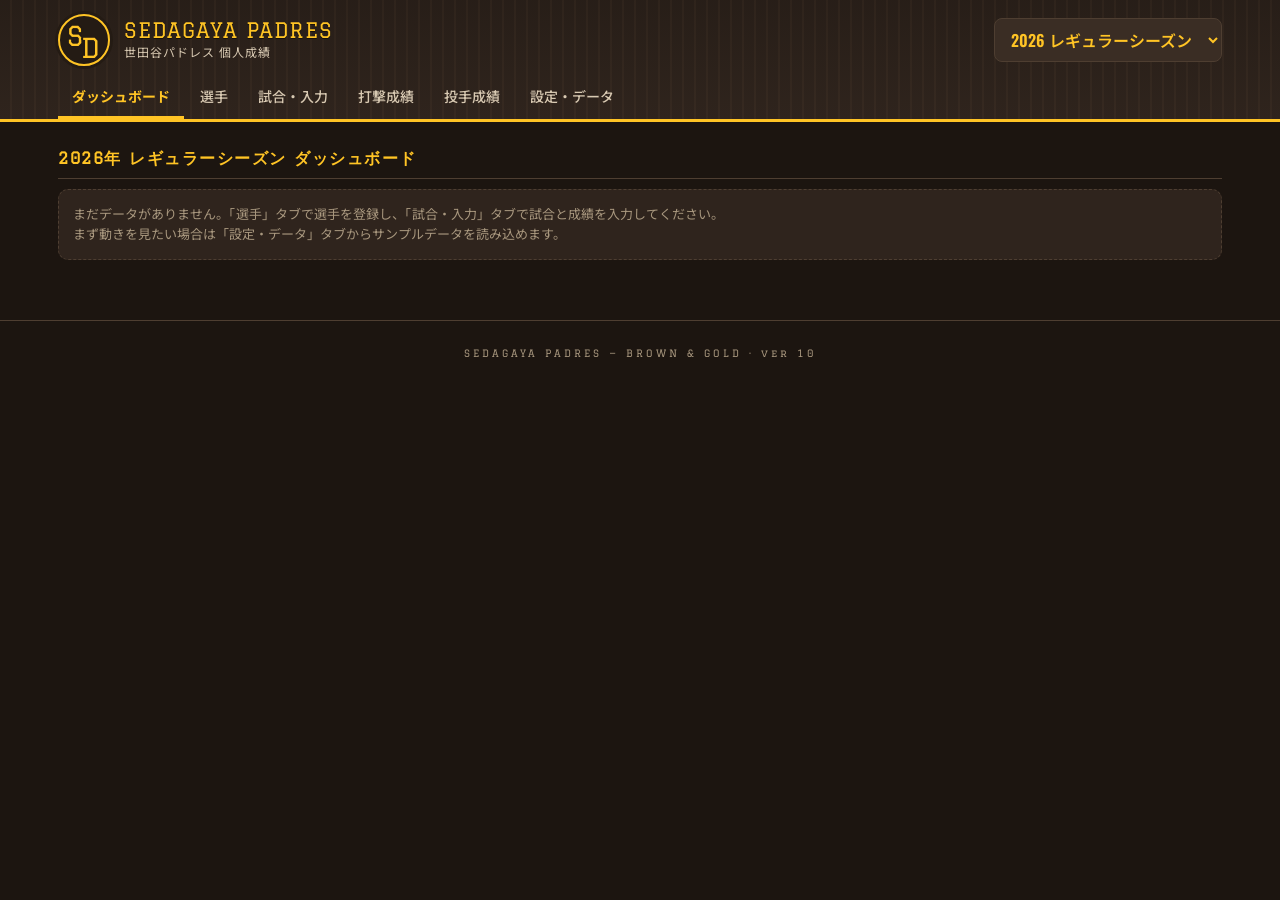
<file: index.html>
<!DOCTYPE html>
<html lang="ja">
<head>
<meta charset="UTF-8">
<meta name="viewport" content="width=device-width, initial-scale=1.0">
<meta name="theme-color" content="#2F241D">
<title>世田谷パドレス | 個人成績</title>
<link rel="preconnect" href="https://fonts.googleapis.com">
<link rel="preconnect" href="https://fonts.gstatic.com" crossorigin>
<link href="https://fonts.googleapis.com/css2?family=Noto+Sans+JP:wght@400;500;700&display=swap" rel="stylesheet">
<link rel="stylesheet" href="css/style.css?v=10">
<meta http-equiv="Cache-Control" content="no-cache">
<script>
/* 新しい版が公開されていたら自動で読み込み直す(iPhoneなどが古い画面を保持してしまう対策) */
window.APP_VERSION = "10";
(function () {
  try {
    fetch("version.json?t=" + Date.now(), { cache: "no-store" })
      .then(function (r) { return r.ok ? r.json() : null; })
      .then(function (v) {
        if (!v || !v.version || String(v.version) === window.APP_VERSION) return;
        var key = "padres-reloaded-" + v.version + location.pathname;
        if (sessionStorage.getItem(key)) return;   // 読み込み直しは1回だけ
        sessionStorage.setItem(key, "1");
        location.replace(location.pathname + "?r=" + encodeURIComponent(v.version) + location.hash);
      })
      .catch(function () {});
  } catch (e) {}
})();
</script>
</head>
<body>

<header class="app-header">
  <div class="header-inner">
    <div class="team-mark" aria-hidden="true"><span class="tm-s">S</span><span class="tm-d">D</span></div>
    <div class="team-name">
      <span class="team-name-en">SEDAGAYA PADRES</span>
      <span class="team-name-ja">世田谷パドレス 個人成績</span>
    </div>
    <button id="sync-chip" class="sync-chip" type="button" title="タップで今すぐ同期" hidden></button>
    <div class="season-select-wrap">
      <label for="season-select" class="visually-hidden">シーズン</label>
      <select id="season-select"></select>
    </div>
  </div>
  <nav class="tab-nav" role="tablist">
    <button class="tab-btn active" data-tab="dashboard">ダッシュボード</button>
    <button class="tab-btn" data-tab="players">選手</button>
    <button class="tab-btn" data-tab="games">試合・入力</button>
    <button class="tab-btn" data-tab="batting">打撃成績</button>
    <button class="tab-btn" data-tab="pitching">投手成績</button>
    <button class="tab-btn" data-tab="data">設定・データ</button>
  </nav>
</header>

<main>
  <section id="tab-dashboard" class="tab-panel active"></section>
  <section id="tab-players" class="tab-panel"></section>
  <section id="tab-games" class="tab-panel"></section>
  <section id="tab-batting" class="tab-panel"></section>
  <section id="tab-pitching" class="tab-panel"></section>
  <section id="tab-data" class="tab-panel"></section>
</main>

<footer class="app-footer">
  <span>SEDAGAYA PADRES — BROWN &amp; GOLD · ver 10</span>
</footer>

<div id="modal-root"></div>

<script src="js/stats.js?v=10"></script>
<script src="js/sync.js?v=10"></script>
<script src="js/app.js?v=10"></script>
</body>
</html>
</file>
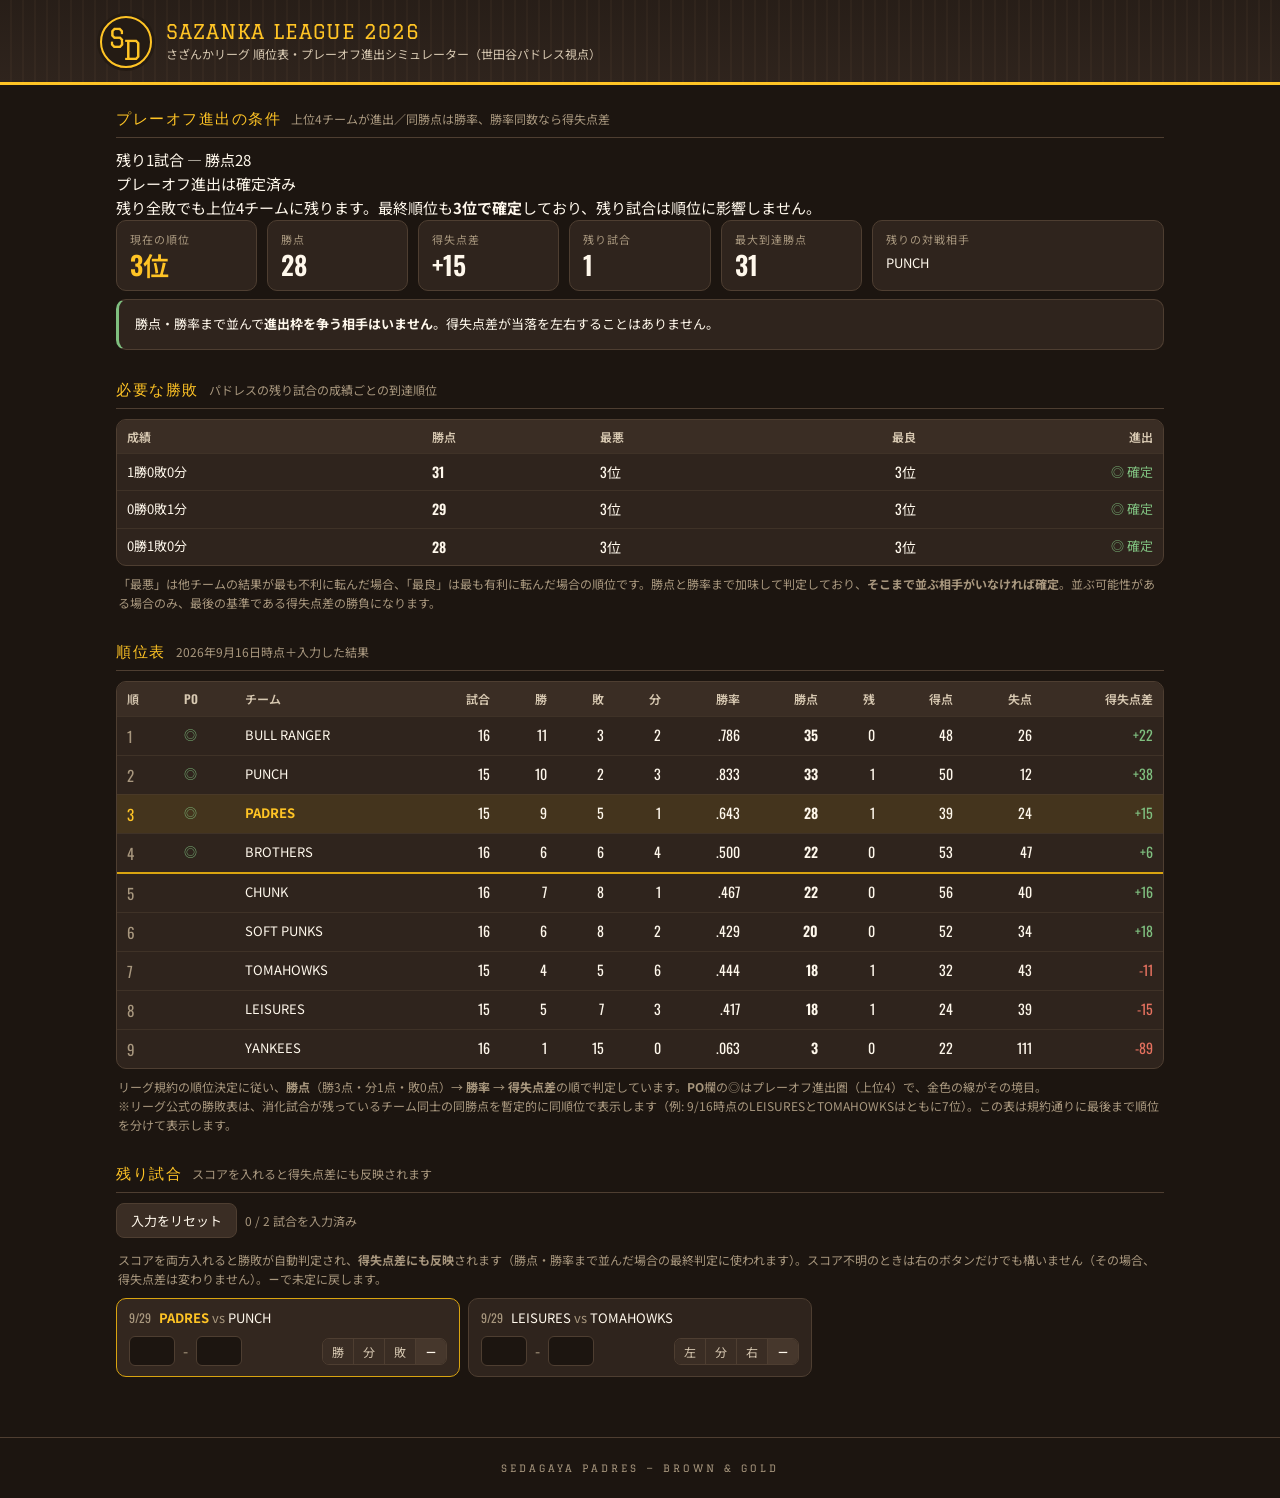
<file: league.html>
<!DOCTYPE html>
<html lang="ja">
<head>
<meta charset="UTF-8">
<meta name="viewport" content="width=device-width, initial-scale=1.0">
<meta name="theme-color" content="#2F241D">
<title>さざんかリーグ 順位表・プレーオフ進出シミュレーター</title>
<link rel="preconnect" href="https://fonts.googleapis.com">
<link href="https://fonts.googleapis.com/css2?family=Noto+Sans+JP:wght@400;500;700&display=swap" rel="stylesheet">
<style>
@font-face {
  font-family: "Graduate"; font-style: normal; font-weight: 400; font-display: swap;
  src: url("fonts/graduate-latin.woff2") format("woff2");
}
@font-face {
  font-family: "Oswald"; font-style: normal; font-weight: 200 700; font-display: swap;
  src: url("fonts/oswald-latin.woff2") format("woff2");
}

:root {
  --bg: #1C1510; --surface: #2F241D; --surface-2: #3A2D24; --surface-3: #46372C;
  --line: #4E3E31; --gold: #FFC425; --gold-deep: #D9A410;
  --ink: #FFF8EC; --ink-2: #D8C9B2; --ink-muted: #A8977E;
  --win: #7FBF7F; --lose: #E5715F; --warn: #E8A33D;
  --font-display: "Oswald", "Noto Sans JP", sans-serif;
  --font-brand: "Graduate", "Oswald", serif;
  --font-body: "Noto Sans JP", sans-serif;
}
* { box-sizing: border-box; }
html, body {
  margin: 0; padding: 0; background: var(--bg); color: var(--ink);
  font-family: var(--font-body); font-size: 15px; line-height: 1.6;
}

header {
  background-image:
    linear-gradient(180deg, rgba(28,21,16,.4) 0%, rgba(47,36,29,.4) 100%),
    repeating-linear-gradient(90deg, var(--surface) 0, var(--surface) 10px, #3B2D23 10px, #3B2D23 12px);
  background-color: var(--surface);
  border-bottom: 3px solid var(--gold);
  padding: 16px 18px 14px;
}
.header-inner { max-width: 1080px; margin: 0 auto; display: flex; align-items: center; gap: 14px; }
.mark {
  position: relative; width: 52px; height: 52px; border-radius: 50%;
  background: #241B14; border: 2px solid var(--gold);
  box-shadow: 0 0 0 3px #241B14; flex-shrink: 0;
}
.mark span {
  position: absolute; font-family: var(--font-brand); color: var(--gold); line-height: 1;
  text-shadow: -2px 0 0 #241B14, 2px 0 0 #241B14, 0 -2px 0 #241B14, 0 2px 0 #241B14;
}
.mark .s { font-size: 27px; left: 7px; top: 6px; z-index: 1; }
.mark .d { font-size: 27px; left: 21px; top: 18px; z-index: 2; }
h1 {
  font-family: var(--font-brand); font-weight: 400; font-size: 20px;
  letter-spacing: 1px; color: var(--gold); margin: 0; line-height: 1.2;
}
.sub { font-size: 12px; color: var(--ink-2); }

main { max-width: 1080px; margin: 0 auto; padding: 18px 16px 60px; }

h2 {
  font-family: var(--font-brand); font-size: 15px; font-weight: 400; letter-spacing: 1.5px;
  color: var(--gold); text-transform: uppercase; margin: 28px 0 10px; padding-bottom: 6px;
  border-bottom: 1px solid var(--line); display: flex; align-items: baseline; gap: 10px; flex-wrap: wrap;
}
h2:first-child { margin-top: 4px; }
h2 .note { font-family: var(--font-body); font-size: 12px; letter-spacing: 0; color: var(--ink-muted); text-transform: none; }

.verdict {
  background: var(--surface); border: 1px solid var(--line); border-top: 3px solid var(--gold);
  border-radius: 10px; padding: 16px 18px; margin-bottom: 12px;
}
.verdict .lead { font-size: 13px; color: var(--ink-muted); letter-spacing: 1px; }
.verdict .answer {
  font-family: var(--font-display); font-size: clamp(24px, 5vw, 34px); font-weight: 600;
  color: var(--gold); line-height: 1.25; margin: 2px 0 6px;
}
.verdict .detail { font-size: 13px; color: var(--ink-2); }

.tiles { display: grid; grid-template-columns: repeat(auto-fit, minmax(118px, 1fr)); gap: 10px; margin-bottom: 8px; }
.tile { background: var(--surface); border: 1px solid var(--line); border-radius: 10px; padding: 10px 13px; }
.tile .lbl { font-size: 11px; color: var(--ink-muted); letter-spacing: 1px; }
.tile .val { font-family: var(--font-display); font-size: 26px; font-weight: 600; line-height: 1.2; }
.tile .val.gold { color: var(--gold); }

/* ---- 得失点差パネル ---- */
.rd {
  background: var(--surface); border: 1px solid var(--line); border-left: 3px solid var(--warn);
  border-radius: 10px; padding: 14px 16px; margin-bottom: 10px; font-size: 13px;
}
.rd.ok { border-left-color: var(--win); }
.rd.ng { border-left-color: var(--lose); }
.rd h3 {
  margin: 0 0 8px; font-size: 14px; color: var(--ink);
  font-family: var(--font-body); font-weight: 700;
}
.rd .cushion { font-family: var(--font-display); font-size: 22px; font-weight: 600; }
.rd .cushion.ok { color: var(--win); }
.rd .cushion.ng { color: var(--lose); }
.rd table { width: auto; margin: 8px 0; font-size: 12px; }
.rd td { padding: 2px 12px 2px 0; border: none; text-align: left; }
.rd td.n { font-family: var(--font-display); font-size: 14px; text-align: right; }

/* ---- tables ---- */
.wrap { overflow-x: auto; background: var(--surface); border: 1px solid var(--line); border-radius: 10px; }
table { border-collapse: collapse; width: 100%; font-size: 13px; white-space: nowrap; }
th, td { padding: 7px 10px; text-align: right; border-bottom: 1px solid rgba(78,62,49,.55); }
th {
  background: var(--surface-2); color: var(--ink-2); font-family: var(--font-display);
  font-weight: 600; font-size: 12px; position: sticky; top: 0;
}
th:nth-child(-n+3), td:nth-child(-n+3) { text-align: left; }
td.num { font-family: var(--font-display); font-size: 14px; }
tbody tr:last-child td { border-bottom: none; }
tr.me td { background: rgba(255,196,37,.10); }
tr.me td.tname { color: var(--gold); font-weight: 700; }
tr.cut td { border-bottom: 2px solid var(--gold-deep); }
.rank { font-family: var(--font-display); font-size: 15px; color: var(--ink-muted); }
tr.me .rank { color: var(--gold); }
.pts { font-family: var(--font-display); font-size: 16px; font-weight: 600; }
.po { color: var(--win); font-size: 13px; }
.diff.plus { color: var(--win); }
.diff.minus { color: var(--lose); }

.cond td.ok { color: var(--win); }
.cond td.warn { color: var(--warn); }
.cond td.ng { color: var(--lose); }
.cond tr.line td { border-bottom: 2px solid var(--gold-deep); }

/* ---- fixtures ---- */
.fixtures { display: grid; grid-template-columns: repeat(auto-fill, minmax(300px, 1fr)); gap: 8px; }
.fx {
  background: var(--surface); border: 1px solid var(--line); border-radius: 10px;
  padding: 9px 12px 10px;
}
.fx.pad { border-color: var(--gold-deep); background: #33271F; }
.fx .top { display: flex; align-items: baseline; gap: 8px; font-size: 13px; }
.fx .date { font-family: var(--font-display); font-size: 12px; color: var(--ink-muted); flex-shrink: 0; }
.fx .teams { flex: 1; min-width: 0; }
.fx .teams b { color: var(--gold); font-weight: 700; }
.fx .bot { display: flex; align-items: center; gap: 8px; margin-top: 7px; flex-wrap: wrap; }
.fx input {
  width: 46px; background: var(--bg); border: 1px solid var(--line); border-radius: 6px;
  color: var(--ink); font-family: var(--font-display); font-size: 15px;
  padding: 3px 6px; text-align: center;
}
.fx input:focus { outline: 2px solid var(--gold); outline-offset: -1px; }
.fx .dash { color: var(--ink-muted); }
.seg { display: inline-flex; border: 1px solid var(--line); border-radius: 7px; overflow: hidden; flex-shrink: 0; }
.seg button {
  background: var(--surface-2); border: none; color: var(--ink-2);
  font-family: var(--font-display); font-size: 12px; padding: 4px 9px; cursor: pointer;
}
.seg button + button { border-left: 1px solid var(--line); }
.seg button.on { background: var(--gold); color: #2F241D; font-weight: 700; }
.seg button.on.l { background: var(--lose); color: #2A1512; }
.seg button.on.d { background: var(--surface-3); color: var(--ink); }

.bar { display: flex; gap: 8px; flex-wrap: wrap; align-items: center; margin-bottom: 12px; }
.btn {
  background: var(--surface-2); color: var(--ink); border: 1px solid var(--line);
  border-radius: 8px; padding: 7px 14px; font-family: var(--font-body); font-size: 13px; cursor: pointer;
}
.btn:hover { background: var(--surface-3); }
.hint { font-size: 12px; color: var(--ink-muted); margin: 8px 2px 0; }

footer {
  text-align: center; padding: 22px; color: var(--ink-muted);
  font-family: var(--font-brand); letter-spacing: 3px; font-size: 10px; border-top: 1px solid var(--line);
}
@media (max-width: 520px) { h1 { font-size: 16px; } }
</style>
<meta http-equiv="Cache-Control" content="no-cache">
<script>
/* 新しい版が公開されていたら自動で読み込み直す(iPhoneなどが古い画面を保持してしまう対策) */
window.APP_VERSION = "10";
(function () {
  try {
    fetch("version.json?t=" + Date.now(), { cache: "no-store" })
      .then(function (r) { return r.ok ? r.json() : null; })
      .then(function (v) {
        if (!v || !v.version || String(v.version) === window.APP_VERSION) return;
        var key = "padres-reloaded-" + v.version + location.pathname;
        if (sessionStorage.getItem(key)) return;   // 読み込み直しは1回だけ
        sessionStorage.setItem(key, "1");
        location.replace(location.pathname + "?r=" + encodeURIComponent(v.version) + location.hash);
      })
      .catch(function () {});
  } catch (e) {}
})();
</script>
</head>
<body>

<header>
  <div class="header-inner">
    <div class="mark" aria-hidden="true"><span class="s">S</span><span class="d">D</span></div>
    <div>
      <h1>SAZANKA LEAGUE 2026</h1>
      <div class="sub">さざんかリーグ 順位表・プレーオフ進出シミュレーター（世田谷パドレス視点）</div>
    </div>
  </div>
</header>

<main>
  <h2>プレーオフ進出の条件 <span class="note">上位4チームが進出／同勝点は勝率、勝率同数なら得失点差</span></h2>
  <div id="verdict"></div>
  <div class="tiles" id="tiles"></div>
  <div id="rd"></div>

  <h2>必要な勝敗 <span class="note">パドレスの残り試合の成績ごとの到達順位</span></h2>
  <div class="wrap"><table class="cond"><thead>
    <tr><th>成績</th><th>勝点</th><th>最悪</th><th>最良</th><th>進出</th></tr>
  </thead><tbody id="cond"></tbody></table></div>
  <div class="hint">「最悪」は他チームの結果が最も不利に転んだ場合、「最良」は最も有利に転んだ場合の順位です。勝点と勝率まで加味して判定しており、<b>そこまで並ぶ相手がいなければ確定</b>。並ぶ可能性がある場合のみ、最後の基準である得失点差の勝負になります。</div>

  <h2>順位表 <span class="note" id="asof"></span></h2>
  <div class="wrap"><table><thead>
    <tr><th>順</th><th>PO</th><th>チーム</th><th>試合</th><th>勝</th><th>敗</th><th>分</th><th>勝率</th><th>勝点</th><th>残</th><th>得点</th><th>失点</th><th>得失点差</th></tr>
  </thead><tbody id="standings"></tbody></table></div>
  <div class="hint">リーグ規約の順位決定に従い、<b>勝点</b>（勝3点・分1点・敗0点）→ <b>勝率</b> → <b>得失点差</b>の順で判定しています。<b>PO</b>欄の◎はプレーオフ進出圏（上位4）で、金色の線がその境目。<br>※リーグ公式の勝敗表は、消化試合が残っているチーム同士の同勝点を暫定的に同順位で表示します（例: 9/16時点のLEISURESとTOMAHOWKSはともに7位）。この表は規約通りに最後まで順位を分けて表示します。</div>

  <h2>残り試合 <span class="note">スコアを入れると得失点差にも反映されます</span></h2>
  <div class="bar">
    <button class="btn" id="reset">入力をリセット</button>
    <span class="hint" style="margin:0;" id="progress"></span>
  </div>
  <div class="hint" style="margin: 0 2px 10px;">スコアを両方入れると勝敗が自動判定され、<b>得失点差にも反映</b>されます（勝点・勝率まで並んだ場合の最終判定に使われます）。スコア不明のときは右のボタンだけでも構いません（その場合、得失点差は変わりません）。<b>－</b>で未定に戻します。</div>
  <div class="fixtures" id="fixtures"></div>
</main>

<footer>SEDAGAYA PADRES — BROWN &amp; GOLD</footer>

<script>
/* ============================================================
   さざんかリーグ 2026 — 順位表 & プレーオフ進出シミュレーター
   基準データ: 2026年9月16日時点の勝敗表
   リーグ規約の順位決定: 勝点(勝3・分1・敗0) → 勝率 → 得失点差。
   プレーオフは上位4チーム。
   ============================================================ */

const ME = "PADRES";
const AS_OF = "2026年9月16日時点";
const SPOTS = 4;                     // プレーオフ進出枠（順位は 勝点→勝率→得失点差 で決定）

// 9/16時点の成績(消化済みのみ)
const BASE = {
  "BULL RANGER": { w: 11, l: 3, d: 2, rf: 48, ra: 26 },
  "PUNCH":       { w: 10, l: 2, d: 3, rf: 50, ra: 12 },
  "PADRES":      { w: 9, l: 5, d: 1, rf: 39, ra: 24 },
  "BROTHERS":    { w: 6, l: 6, d: 4, rf: 53, ra: 47 },
  "CHUNK":       { w: 7, l: 8, d: 1, rf: 56, ra: 40 },
  "SOFT PUNKS":  { w: 6, l: 8, d: 2, rf: 52, ra: 34 },
  "LEISURES":    { w: 5, l: 7, d: 3, rf: 24, ra: 39 },
  "TOMAHOWKS":   { w: 4, l: 5, d: 6, rf: 32, ra: 43 },
  "YANKEES":     { w: 1, l: 15, d: 0, rf: 22, ra: 111 }
};

// 残り2試合(ともに9/29)
const GAMES = [
  { date: "9/29", a: "PADRES",   b: "PUNCH" },
  { date: "9/29", a: "LEISURES", b: "TOMAHOWKS" }
];

const TEAMS = Object.keys(BASE);
const IDX = {}; TEAMS.forEach((t, i) => IDX[t] = i);
const STORE_KEY = "sazanka-league-2026-0916";
const FULL_LIMIT = 12;               // 総当り探索を行う未消化試合数の上限

// results[i] = null | { r:"A"|"D"|"B"|null, sa:number|null, sb:number|null }
let results = loadResults();

function loadResults() {
  try {
    const r = JSON.parse(localStorage.getItem(STORE_KEY) || "null");
    if (Array.isArray(r) && r.length === GAMES.length) return r;
  } catch (e) { /* ignore */ }
  return GAMES.map(() => null);
}
function saveResults() { localStorage.setItem(STORE_KEY, JSON.stringify(results)); }

/* ---------- 集計 ---------- */

function pointsOf(rec) { return rec.w * 3 + rec.d; }
function diffOf(rec) { return rec.rf - rec.ra; }
function wpctOf(rec) { const n = rec.w + rec.l; return n > 0 ? rec.w / n : 0; }

/* リーグ規約の順位決定: 勝点 → 勝率 → 得失点差
   勝率は浮動小数の誤差を避けるため w1*(w2+l2) と w2*(w1+l1) の大小で比較する */
function cmpTeams(a, b) {
  const pd = pointsOf(b) - pointsOf(a);
  if (pd) return pd;
  const wd = b.w * (a.w + a.l) - a.w * (b.w + b.l);
  if (wd) return wd;
  return diffOf(b) - diffOf(a);
}

function currentRecords() {
  const rec = {};
  TEAMS.forEach(t => rec[t] = { ...BASE[t] });
  results.forEach((res, i) => {
    if (!res || !res.r) return;
    const { a, b } = GAMES[i];
    if (res.r === "D") { rec[a].d++; rec[b].d++; }
    else if (res.r === "A") { rec[a].w++; rec[b].l++; }
    else { rec[b].w++; rec[a].l++; }
    if (res.sa !== null && res.sb !== null) {
      rec[a].rf += res.sa; rec[a].ra += res.sb;
      rec[b].rf += res.sb; rec[b].ra += res.sa;
    }
  });
  return rec;
}

function undecided() {
  return GAMES.map((g, i) => ({ ...g, i })).filter(g => !(results[g.i] && results[g.i].r));
}

/**
 * 未消化試合を全通り展開し、パドレスの残り成績ごとに
 * 最悪/最良順位と「同勝点で進出枠を争う相手」を求める。
 */
function analyseAll() {
  const rec = currentRecords();
  const basePts = TEAMS.map(t => pointsOf(rec[t]));
  const baseW = TEAMS.map(t => rec[t].w);
  const baseL = TEAMS.map(t => rec[t].l);
  const un = undecided();
  const meIdx = IDX[ME];

  if (un.length > FULL_LIMIT) return null;   // 組合せが多すぎる場合は諦める

  const ga = un.map(g => IDX[g.a]);
  const gb = un.map(g => IDX[g.b]);
  const meSide = un.map(g => g.a === ME ? 0 : (g.b === ME ? 1 : -1));

  const agg = new Map();
  const total = Math.pow(3, un.length);
  const p = new Array(TEAMS.length);
  const tw = new Array(TEAMS.length);
  const tl = new Array(TEAMS.length);

  for (let m = 0; m < total; m++) {
    for (let t = 0; t < basePts.length; t++) { p[t] = basePts[t]; tw[t] = baseW[t]; tl[t] = baseL[t]; }
    let x = m, w = 0, l = 0, d = 0;
    for (let k = 0; k < un.length; k++) {
      const r = x % 3; x = (x / 3) | 0;
      if (r === 0) { p[ga[k]] += 3; tw[ga[k]]++; tl[gb[k]]++; }
      else if (r === 1) { p[ga[k]] += 1; p[gb[k]] += 1; }
      else { p[gb[k]] += 3; tw[gb[k]]++; tl[ga[k]]++; }
      const side = meSide[k];
      if (side === 0) { if (r === 0) w++; else if (r === 1) d++; else l++; }
      else if (side === 1) { if (r === 2) w++; else if (r === 1) d++; else l++; }
    }
    const P = p[meIdx], MW = tw[meIdx], ML = tl[meIdx];
    let above = 0;
    const tied = [];
    for (let t = 0; t < p.length; t++) {
      if (t === meIdx) continue;
      if (p[t] > P) { above++; continue; }
      if (p[t] < P) continue;
      // 勝点が同じ → 勝率で比較（規約の第2基準）
      const wd = tw[t] * (MW + ML) - MW * (tw[t] + tl[t]);
      if (wd > 0) above++;
      else if (wd === 0) tied.push(t);   // 勝率も同数 → 得失点差で決定
    }
    const rank = above + 1;
    // 上位陣で枠が埋まっていない かつ 勝点・勝率とも並ぶ相手を含めると枠を超える
    const contested = above < SPOTS && (above + 1 + tied.length) > SPOTS;

    const key = w + "-" + l + "-" + d;
    let a = agg.get(key);
    if (!a) { a = { P, w, l, d, worst: rank, best: rank, rivals: new Set(), seedRivals: new Set() }; agg.set(key, a); }
    else { if (rank > a.worst) a.worst = rank; if (rank < a.best) a.best = rank; }
    if (contested) tied.forEach(t => a.rivals.add(TEAMS[t]));
    tied.forEach(t => a.seedRivals.add(TEAMS[t]));
  }
  return [...agg.values()].sort((x, y) => y.P - x.P);
}

/* ---------- 描画 ---------- */

// 表示順位は勝点のみ(公式表と同じ・同勝点は同順位)。
// プレーオフ圏は同勝点を得失点差で分けた並びで判定する。
function standingsOrder(rec) {
  const sorted = TEAMS.slice().sort((a, b) => cmpTeams(rec[a], rec[b]));
  const rank = {};
  TEAMS.forEach(t => {
    rank[t] = 1 + TEAMS.filter(o => cmpTeams(rec[o], rec[t]) < 0).length;
  });
  const po = new Set(sorted.slice(0, SPOTS));
  return { sorted, rank, po };
}

function renderStandings() {
  const rec = currentRecords();
  const { sorted, rank, po } = standingsOrder(rec);
  const remCount = {};
  TEAMS.forEach(t => remCount[t] = 0);
  undecided().forEach(g => { remCount[g.a]++; remCount[g.b]++; });

  document.getElementById("asof").textContent = AS_OF + "＋入力した結果";
  document.getElementById("standings").innerHTML = sorted.map((t, idx) => {
    const r = rec[t], g = r.w + r.l + r.d, dv = diffOf(r);
    const wp = (r.w + r.l) > 0 ? (r.w / (r.w + r.l)) : null;
    return `<tr class="${t === ME ? "me" : ""} ${idx === SPOTS - 1 ? "cut" : ""}">
      <td class="rank">${rank[t]}</td>
      <td class="po">${po.has(t) ? "◎" : ""}</td>
      <td class="tname">${t}</td>
      <td class="num">${g}</td>
      <td class="num">${r.w}</td><td class="num">${r.l}</td><td class="num">${r.d}</td>
      <td class="num">${wp === null ? "-" : wp.toFixed(3).replace(/^0/, "")}</td>
      <td class="num pts">${pointsOf(r)}</td>
      <td class="num">${remCount[t]}</td>
      <td class="num">${r.rf}</td><td class="num">${r.ra}</td>
      <td class="num diff ${dv > 0 ? "plus" : dv < 0 ? "minus" : ""}">${dv > 0 ? "+" : ""}${dv}</td>
    </tr>`;
  }).join("");
}

function renderConditions(rows) {
  const rec = currentRecords();
  const { rank, po } = standingsOrder(rec);
  const inPO = po.has(ME);
  const nowPts = pointsOf(rec[ME]);
  const myGames = undecided().filter(g => g.a === ME || g.b === ME);
  const v = document.getElementById("verdict");
  const condEl = document.getElementById("cond");

  if (!rows) {
    condEl.innerHTML = `<tr><td colspan="5" style="color:var(--ink-muted)">未消化試合が多いため計算を省略しています</td></tr>`;
    v.innerHTML = `<div class="lead">残り${myGames.length}試合</div>
      <div class="answer">計算対象外</div>
      <div class="detail">未消化試合が多すぎるため、結果を入力して絞り込んでください。</div>`;
    return;
  }

  let lineDrawn = false;
  condEl.innerHTML = rows.map((r, i) => {
    const safe = r.worst <= SPOTS && r.rivals.size === 0;
    const contested = r.worst <= SPOTS && r.rivals.size > 0;
    const line = safe && !lineDrawn && i < rows.length - 1 &&
      !(rows[i + 1].worst <= SPOTS && rows[i + 1].rivals.size === 0);
    if (line) lineDrawn = true;
    const label = safe
      ? (r.seedRivals.size
          ? `◎ 確定<span style="color:var(--ink-muted)">（順位は${[...r.seedRivals].join("・")}と得失点差）</span>`
          : "◎ 確定")
      : contested ? `△ ${[...r.rivals].join("・")}と得失点差`
      : "× 他力";
    return `<tr class="${line ? "line" : ""}">
      <td>${r.w}勝${r.l}敗${r.d}分</td>
      <td class="num pts">${r.P}</td>
      <td class="num">${r.worst}位</td>
      <td class="num">${r.best}位</td>
      <td class="${safe ? "ok" : contested ? "warn" : "ng"}">${label}</td>
    </tr>`;
  }).join("");

  const safeRows = rows.filter(r => r.worst <= SPOTS && r.rivals.size === 0);
  const need = safeRows.length ? safeRows[safeRows.length - 1] : null;

  if (!myGames.length) {
    const r = rows[0];
    if (!undecided().length) {
      v.innerHTML = `<div class="lead">全日程終了</div>
        <div class="answer">${inPO ? "プレーオフ進出" : "プレーオフ進出ならず"}（${rank[ME]}位）</div>
        <div class="detail">勝点 ${nowPts} / 得失点差 ${diffOf(rec[ME]) > 0 ? "+" : ""}${diffOf(rec[ME])}。</div>`;
    } else if (r.worst <= SPOTS && r.rivals.size === 0) {
      v.innerHTML = `<div class="lead">パドレスの全日程終了 — 勝点${nowPts}で確定</div>
        <div class="answer">プレーオフ進出が確定</div>
        <div class="detail">他チームの結果がどうなっても${r.best === r.worst ? `${r.worst}位` : `${r.best}〜${r.worst}位`}に収まります。</div>`;
    } else {
      const rivalTxt = [...r.rivals].join("・");
      v.innerHTML = `<div class="lead">パドレスの全日程終了 — 勝点${nowPts}で確定</div>
        <div class="answer">${inPO ? "現時点では進出圏内" : "現時点では進出圏外"}（最終 ${r.best === r.worst ? `${r.worst}位` : `${r.best}〜${r.worst}位`}）</div>
        <div class="detail">自力の要素は残っていません。${
          r.rivals.size
            ? (inPO
                ? `${rivalTxt}と同勝点で並んでいますが、得失点差で上回っています。`
                : `${rivalTxt}に得失点差で下回っており、このままだと進出できません。`)
            : "他チームの結果次第です。"}</div>`;
    }
  } else if (!need) {
    const best = rows[0];
    v.innerHTML = `<div class="lead">残り${myGames.length}試合</div>
      <div class="answer">自力での確定は不可能</div>
      <div class="detail">全勝(勝点${best.P})でも最悪${best.worst}位。${best.rivals.size ? `${[...best.rivals].join("・")}と並ぶ可能性があり、その場合は得失点差の勝負です。` : "他チームの結果次第です。"}</div>`;
  } else if (need.P <= nowPts) {
    const wAll = Math.max(...rows.map(r => r.worst));
    const bAll = Math.min(...rows.map(r => r.best));
    v.innerHTML = `<div class="lead">残り${myGames.length}試合 — 勝点${nowPts}</div>
      <div class="answer">プレーオフ進出は確定済み</div>
      <div class="detail">残り全敗でも上位4チームに残ります。${bAll === wAll
        ? `最終順位も<b>${wAll}位で確定</b>しており、残り試合は順位に影響しません。`
        : `最終順位は${bAll}〜${wAll}位の見込みで、ここからはシード順の争いです。`}</div>`;
  } else {
    v.innerHTML = `<div class="lead">残り${myGames.length}試合 — プレーオフ進出を確定させるには</div>
      <div class="answer">${need.w}勝${need.l}敗${need.d}分（勝点${need.P}）以上</div>
      <div class="detail">現在の勝点${nowPts}から<b>あと${need.P - nowPts}ポイント</b>。これを満たせば、得失点差を持ち出すまでもなく進出が決まります。</div>`;
  }

  const remMine = myGames.map(g => (g.a === ME ? g.b : g.a));
  const dv = diffOf(rec[ME]);
  document.getElementById("tiles").innerHTML = `
    <div class="tile"><div class="lbl">現在の順位</div><div class="val gold">${rank[ME]}位</div></div>
    <div class="tile"><div class="lbl">勝点</div><div class="val">${nowPts}</div></div>
    <div class="tile"><div class="lbl">得失点差</div><div class="val">${dv > 0 ? "+" : ""}${dv}</div></div>
    <div class="tile"><div class="lbl">残り試合</div><div class="val">${myGames.length}</div></div>
    <div class="tile"><div class="lbl">最大到達勝点</div><div class="val">${nowPts + myGames.length * 3}</div></div>
    <div class="tile" style="grid-column: span 2;"><div class="lbl">残りの対戦相手</div>
      <div style="font-size:13px;padding-top:4px;">${remMine.length ? remMine.join(" ／ ") : "なし"}</div></div>`;
}

/** 得失点差で進出枠を争う可能性がある相手について、必要な点差を示す */
function renderRunDiff(rows) {
  const el = document.getElementById("rd");
  if (!rows) { el.innerHTML = ""; return; }

  const rivals = new Set();
  const seeds = new Set();
  rows.forEach(r => {
    r.rivals.forEach(t => rivals.add(t));
    r.seedRivals.forEach(t => seeds.add(t));
  });
  seeds.forEach(t => { if (rivals.has(t)) seeds.delete(t); });

  const rec = currentRecords();
  const myDiff = diffOf(rec[ME]);
  const myRem = undecided().filter(g => g.a === ME || g.b === ME).length;

  // 進出枠の争いはないが、同勝点で順位(シード)を分ける相手がいる場合
  const seedHtml = [...seeds].map(t => {
    const rd = diffOf(rec[t]);
    const cushion = myDiff - rd;
    const pointRows = rows.filter(r => r.seedRivals.has(t)).map(r => `${r.w}勝${r.l}敗${r.d}分`);
    return `<div class="rd ${cushion > 0 ? "ok" : "ng"}">
      <h3>${t} と勝点・勝率まで並ぶ可能性があります（順位のみ・進出には影響なし）</h3>
      <div>該当するのはパドレスが <b>${pointRows.join(" / ")}</b> で終わった場合です。勝点・勝率とも並ぶと順位は得失点差で決まります。</div>
      <table>
        <tr><td>パドレス</td><td class="n">${rec[ME].rf}</td><td>-</td><td class="n">${rec[ME].ra}</td>
            <td class="n">${myDiff > 0 ? "+" : ""}${myDiff}</td><td>（残${myRem}試合）</td></tr>
        <tr><td>${t}</td><td class="n">${rec[t].rf}</td><td>-</td><td class="n">${rec[t].ra}</td>
            <td class="n">${rd > 0 ? "+" : ""}${rd}</td><td>（残${undecided().filter(g => g.a === t || g.b === t).length}試合）</td></tr>
      </table>
      <div>得失点差は <span class="cushion ${cushion > 0 ? "ok" : "ng"}">${cushion > 0 ? "+" : ""}${cushion}</span> 点${cushion > 0 ? "のリード" : "のビハインド"}。${
        cushion > 0
          ? `並んだ場合は現状パドレスが上位です。`
          : `並んだ場合は現状${t}が上位になります。順位で上回るには勝点で上回るのが確実です。`}</div>
    </div>`;
  }).join("");

  if (!rivals.size) {
    el.innerHTML = `<div class="rd ok">勝点・勝率まで並んで<b>進出枠を争う相手はいません</b>。得失点差が当落を左右することはありません。</div>` + seedHtml;
    return;
  }

  el.innerHTML = [...rivals].map(t => {
    const rd = diffOf(rec[t]);
    const cushion = myDiff - rd;
    const rivalRem = undecided().filter(g => g.a === t || g.b === t).length;
    const pointRows = rows.filter(r => r.rivals.has(t)).map(r => `${r.w}勝${r.l}敗${r.d}分(勝点${r.P})`);
    const cls = cushion > 0 ? "ok" : cushion < 0 ? "ng" : "";
    const cond = cushion > 0
      ? `パドレスの負け越し分と${t}の勝ち越し分の<b>合計が ${cushion - 1} 点以内</b>なら、得失点差でパドレスが上に立ちます（合計${cushion}点で並ぶと、さらに次の基準へ）。`
      : cushion < 0
        ? `現在<b>${-cushion}点ビハインド</b>。逆転するには、パドレスの上積みと${t}の目減りの合計が${-cushion + 1}点以上必要です。`
        : `現在<b>まったくの同値</b>。1点の差が当落を分けます。`;
    return `<div class="rd ${cls}">
      <h3>⚠ ${t} と勝点・勝率まで並び、得失点差で進出枠を争う可能性があります</h3>
      <div>該当するのはパドレスが <b>${pointRows.join(" / ")}</b> で終わり、${t}が勝点・勝率とも並んだ場合です。</div>
      <table>
        <tr><td>パドレス</td><td class="n">${rec[ME].rf}</td><td>-</td><td class="n">${rec[ME].ra}</td>
            <td class="n">${myDiff > 0 ? "+" : ""}${myDiff}</td><td>（残${myRem}試合）</td></tr>
        <tr><td>${t}</td><td class="n">${rec[t].rf}</td><td>-</td><td class="n">${rec[t].ra}</td>
            <td class="n">${rd > 0 ? "+" : ""}${rd}</td><td>（残${rivalRem}試合）</td></tr>
      </table>
      <div>現在のリード <span class="cushion ${cushion > 0 ? "ok" : cushion < 0 ? "ng" : ""}">${cushion > 0 ? "+" : ""}${cushion}</span> 点。${cond}</div>
    </div>`;
  }).join("") + seedHtml;
}

function renderFixtures() {
  const done = results.filter(r => r && r.r).length;
  document.getElementById("progress").textContent = `${done} / ${GAMES.length} 試合を入力済み`;
  document.getElementById("fixtures").innerHTML = GAMES.map((g, i) => {
    const mine = g.a === ME || g.b === ME;
    const res = results[i] || { r: null, sa: null, sb: null };
    const btn = (val, label, cls) =>
      `<button data-i="${i}" data-v="${val}" class="${res.r === val ? "on " + (cls || "") : ""}">${label}</button>`;
    const win = mine ? (g.a === ME ? "A" : "B") : "A";
    const lose = mine ? (g.a === ME ? "B" : "A") : "B";
    const seg = mine
      ? btn(win, "勝", "") + btn("D", "分", "d") + btn(lose, "敗", "l") + btn(null, "－", "d")
      : btn("A", "左", "") + btn("D", "分", "d") + btn("B", "右", "") + btn(null, "－", "d");
    return `<div class="fx ${mine ? "pad" : ""}">
      <div class="top">
        <span class="date">${g.date}</span>
        <span class="teams">${g.a === ME ? `<b>${g.a}</b>` : g.a} <span style="color:var(--ink-muted)">vs</span> ${g.b === ME ? `<b>${g.b}</b>` : g.b}</span>
      </div>
      <div class="bot">
        <input type="number" min="0" inputmode="numeric" data-i="${i}" data-s="sa"
               value="${res.sa === null || res.sa === undefined ? "" : res.sa}" aria-label="${g.a}の得点">
        <span class="dash">-</span>
        <input type="number" min="0" inputmode="numeric" data-i="${i}" data-s="sb"
               value="${res.sb === null || res.sb === undefined ? "" : res.sb}" aria-label="${g.b}の得点">
        <span class="seg" style="margin-left:auto;">${seg}</span>
      </div>
    </div>`;
  }).join("");

  document.querySelectorAll(".fx .seg button").forEach(b => {
    b.onclick = () => {
      const i = +b.dataset.i;
      const v = b.dataset.v === "null" ? null : b.dataset.v;
      const cur = results[i];
      if (cur && cur.r === v) return;             // 解除は「－」で行う
      results[i] = v === null ? null : { r: v, sa: null, sb: null };
      saveResults(); render();
    };
  });

  document.querySelectorAll(".fx input").forEach(inp => {
    inp.onchange = () => {
      const i = +inp.dataset.i, key = inp.dataset.s;
      const cur = results[i] ? { ...results[i] } : { r: null, sa: null, sb: null };
      cur[key] = inp.value === "" ? null : Math.max(0, Math.round(+inp.value) || 0);
      if (cur.sa !== null && cur.sb !== null) {
        cur.r = cur.sa > cur.sb ? "A" : cur.sa < cur.sb ? "B" : "D";
      }
      results[i] = (cur.r === null && cur.sa === null && cur.sb === null) ? null : cur;
      saveResults(); render();
    };
  });
}

function render() {
  const rows = analyseAll();
  renderStandings();
  renderConditions(rows);
  renderRunDiff(rows);
  renderFixtures();
}

document.getElementById("reset").onclick = () => {
  if (!confirm("入力した試合結果をすべて消して、9月16日時点に戻しますか？")) return;
  results = GAMES.map(() => null);
  saveResults();
  render();
};

render();
</script>
</body>
</html>
</file>
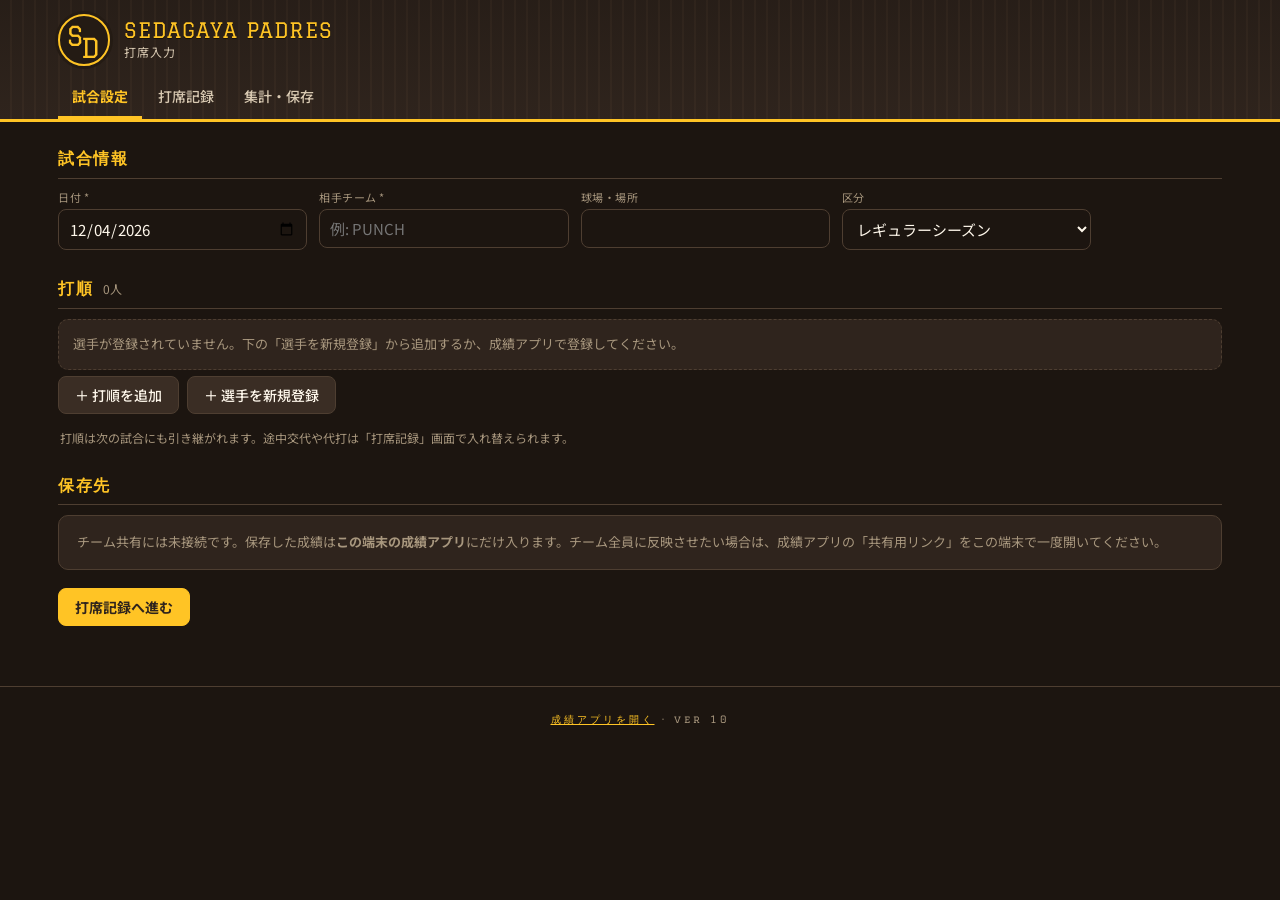
<file: scorer.html>
<!DOCTYPE html>
<html lang="ja">
<head>
<meta charset="UTF-8">
<meta name="viewport" content="width=device-width, initial-scale=1.0, viewport-fit=cover">
<meta name="theme-color" content="#2F241D">
<title>世田谷パドレス | 打席入力</title>
<link rel="preconnect" href="https://fonts.googleapis.com">
<link rel="preconnect" href="https://fonts.gstatic.com" crossorigin>
<link href="https://fonts.googleapis.com/css2?family=Noto+Sans+JP:wght@400;500;700&display=swap" rel="stylesheet">
<link rel="stylesheet" href="css/style.css?v=10">
<style>
/* ---- 打席入力アプリ専用 ---- */
.situation {
  display: flex; align-items: center; gap: 14px; flex-wrap: wrap;
  background: var(--surface); border: 1px solid var(--line); border-radius: 10px;
  padding: 10px 14px; margin-bottom: 10px;
}
.inning { font-family: var(--font-display); font-size: 24px; font-weight: 600; color: var(--gold); line-height: 1; }
.outs { display: flex; align-items: center; gap: 6px; font-size: 12px; color: var(--ink-muted); }
.outs i { width: 15px; height: 15px; border-radius: 50%; border: 2px solid var(--gold); display: inline-block; }
.outs i.on { background: var(--gold); }
.situation .spacer { flex: 1; }
.mini { display: inline-flex; border: 1px solid var(--line); border-radius: 8px; overflow: hidden; }
.mini button {
  background: var(--surface-2); color: var(--ink-2); border: none; padding: 6px 11px;
  font-size: 12px; font-family: var(--font-body); cursor: pointer;
}
.mini button + button { border-left: 1px solid var(--line); }

.batter {
  background: var(--surface); border: 1px solid var(--line); border-top: 3px solid var(--gold);
  border-radius: 10px; padding: 12px 14px; margin-bottom: 12px;
  display: flex; align-items: center; gap: 12px; flex-wrap: wrap;
}
.batter .lead { font-size: 11px; color: var(--ink-muted); letter-spacing: 1px; }
.batter .order { font-family: var(--font-display); color: var(--gold); font-size: 15px; margin-right: 6px; }
.batter .bname { font-size: 22px; font-weight: 700; line-height: 1.3; }
.batter .who { flex: 1; min-width: 160px; }
.batter .today { font-size: 12px; color: var(--ink-2); margin-top: 2px; }

.rlabel { font-size: 11px; color: var(--ink-muted); letter-spacing: 1px; margin: 12px 2px 6px; }
.rgrid { display: grid; grid-template-columns: repeat(auto-fill, minmax(86px, 1fr)); gap: 8px; }
.rbtn {
  min-height: 54px; border-radius: 10px; border: 1px solid var(--line);
  background: var(--surface-2); color: var(--ink); cursor: pointer;
  font-family: var(--font-body); font-size: 15px; font-weight: 700;
  -webkit-tap-highlight-color: transparent; touch-action: manipulation;
}
.rbtn.hit { border-color: var(--gold-deep); color: var(--gold); background: #3A2D1C; }
.rbtn.walk { color: var(--ok); }
.rbtn.out { color: var(--ink-2); }
.rbtn.run { border-style: dashed; color: var(--ink-2); }
.rbtn:active { transform: scale(.96); background: var(--surface-3); }
.rbtn small { display: block; font-size: 10px; font-weight: 400; color: var(--ink-muted); margin-top: 1px; }

.undo-bar { display: flex; gap: 8px; margin: 14px 0 6px; }

.hist { background: var(--surface); border: 1px solid var(--line); border-radius: 10px; overflow: hidden; }
.hist-item {
  display: flex; align-items: center; gap: 8px; padding: 8px 12px;
  border-bottom: 1px solid rgba(78,62,49,.55); font-size: 13px;
}
.hist-item:last-child { border-bottom: none; }
.hist-item.latest { background: rgba(255,196,37,.08); }
.hist-item .when { font-family: var(--font-display); color: var(--ink-muted); width: 34px; flex-shrink: 0; }
.hist-item .what { flex: 1; min-width: 0; }
.hist-item .res { font-weight: 700; }
.hist-item .res.hit { color: var(--gold); }
.stepper { display: inline-flex; align-items: center; gap: 4px; font-size: 12px; color: var(--ink-2); }
.stepper button {
  width: 28px; height: 28px; border-radius: 7px; border: 1px solid var(--line);
  background: var(--surface-2); color: var(--ink); font-size: 15px; cursor: pointer; line-height: 1;
}
.stepper b { font-family: var(--font-display); font-size: 16px; min-width: 14px; text-align: center; color: var(--ink); }
.del { background: none; border: none; color: var(--ink-muted); font-size: 16px; cursor: pointer; padding: 2px 4px; }

.slot-row { display: flex; align-items: center; gap: 8px; margin-bottom: 7px; }
.slot-row .no { width: 38px; flex-shrink: 0; font-family: var(--font-display); color: var(--gold); font-size: 17px; }
.slot-row select {
  flex: 1; min-width: 0; background: var(--bg); border: 1px solid var(--line); border-radius: 8px;
  color: var(--ink); padding: 9px 10px; font-size: 15px; font-family: var(--font-body);
}
.slot-row .btn-sm { flex-shrink: 0; }

.pick-list { display: grid; gap: 6px; max-height: 55vh; overflow-y: auto; }
.pick {
  text-align: left; background: var(--surface-2); border: 1px solid var(--line); border-radius: 8px;
  color: var(--ink); padding: 11px 12px; font-size: 15px; font-family: var(--font-body); cursor: pointer;
}
.pick .sub { font-size: 11px; color: var(--ink-muted); margin-left: 6px; }
.pick-label { font-size: 11px; color: var(--ink-muted); letter-spacing: 1px; margin: 4px 2px 2px; }

.saved-note { font-size: 12px; margin-left: 4px; }
.saved-note.ok { color: var(--ok); }
.saved-note.ng { color: var(--warn, #E8A33D); }
a.btn { text-decoration: none; }
</style>
<meta http-equiv="Cache-Control" content="no-cache">
<script>
/* 新しい版が公開されていたら自動で読み込み直す(iPhoneなどが古い画面を保持してしまう対策) */
window.APP_VERSION = "10";
(function () {
  try {
    fetch("version.json?t=" + Date.now(), { cache: "no-store" })
      .then(function (r) { return r.ok ? r.json() : null; })
      .then(function (v) {
        if (!v || !v.version || String(v.version) === window.APP_VERSION) return;
        var key = "padres-reloaded-" + v.version + location.pathname;
        if (sessionStorage.getItem(key)) return;   // 読み込み直しは1回だけ
        sessionStorage.setItem(key, "1");
        location.replace(location.pathname + "?r=" + encodeURIComponent(v.version) + location.hash);
      })
      .catch(function () {});
  } catch (e) {}
})();
</script>
</head>
<body>

<header class="app-header">
  <div class="header-inner">
    <div class="team-mark" aria-hidden="true"><span class="tm-s">S</span><span class="tm-d">D</span></div>
    <div class="team-name">
      <span class="team-name-en">SEDAGAYA PADRES</span>
      <span class="team-name-ja">打席入力</span>
    </div>
    <button id="sync-chip" class="sync-chip" type="button" title="タップで選手名簿を再取得" hidden></button>
  </div>
  <nav class="tab-nav" role="tablist">
    <button class="tab-btn active" data-tab="setup">試合設定</button>
    <button class="tab-btn" data-tab="record">打席記録</button>
    <button class="tab-btn" data-tab="summary">集計・保存</button>
  </nav>
</header>

<main>
  <section id="tab-setup" class="tab-panel active"></section>
  <section id="tab-record" class="tab-panel"></section>
  <section id="tab-summary" class="tab-panel"></section>
</main>

<footer class="app-footer">
  <a href="./" style="color:var(--gold);">成績アプリを開く</a> <span>· ver 10</span>
</footer>

<div id="modal-root"></div>

<!-- チーム共有の送受信は成績アプリと同じ仕組みを使う -->
<script src="js/sync.js?v=10"></script>
<script>
/* ============================================================
   打席入力アプリ
   - 選手名簿は成績アプリ(同じサイトのブラウザ保存領域)から読む
   - 1打席ごとにボタンを押して記録し、試合後に成績アプリへ保存する
   - チーム共有に接続していれば、保存した成績はスプレッドシートにも送られる
   ============================================================ */

const MAIN_KEY = "setagaya-padres-stats-v1";   // 成績アプリのデータ
const STATE_KEY = "padres-scorer-current";      // 記録中の試合
// normalizeRemote(sync.js) が参照する。成績アプリと同じ形
const DEFAULT_DB = {
  version: 1,
  settings: { qualPAperG: 2.0, qualIPperG: 1.0, eraBasis: 9 },
  players: [], games: [], batting: [], pitching: []
};

/* 打席結果の定義: 成績項目への加算と、そのプレーで増えるアウト数 */
const RESULTS = {
  "1B":  { label: "単打",     cls: "hit",  AB: 1, H: 1 },
  "2B":  { label: "二塁打",   cls: "hit",  AB: 1, H: 1, D2: 1 },
  "3B":  { label: "三塁打",   cls: "hit",  AB: 1, H: 1, T3: 1 },
  "HR":  { label: "本塁打",   cls: "hit",  AB: 1, H: 1, HR: 1, R: 1, rbiDefault: 1 },
  "BB":  { label: "四球",     cls: "walk", BB: 1 },
  "HBP": { label: "死球",     cls: "walk", HBP: 1 },
  "E":   { label: "失策",     cls: "walk", AB: 1, note: "エラーで出塁" },
  "FC":  { label: "野選",     cls: "walk", AB: 1, outs: 1, note: "走者アウト" },
  "K3":  { label: "振り逃げ", cls: "walk", AB: 1, SO: 1, note: "三振で出塁" },
  "K":   { label: "三振",     cls: "out",  AB: 1, SO: 1, outs: 1 },
  "GO":  { label: "ゴロ",     cls: "out",  AB: 1, outs: 1 },
  "FO":  { label: "フライ",   cls: "out",  AB: 1, outs: 1 },
  "LO":  { label: "ライナー", cls: "out",  AB: 1, outs: 1 },
  "DP":  { label: "併殺打",   cls: "out",  AB: 1, GDP: 1, outs: 2 },
  "SH":  { label: "犠打",     cls: "out",  SH: 1, outs: 1, note: "バント" },
  "SF":  { label: "犠飛",     cls: "out",  SF: 1, outs: 1, rbiDefault: 1 }
};
const GROUPS = [
  ["ヒット", ["1B", "2B", "3B", "HR"]],
  ["出塁", ["BB", "HBP", "E", "FC", "K3"]],
  ["アウト", ["K", "GO", "FO", "LO", "DP", "SH", "SF"]]
];
const ON_BASE = new Set(["1B", "2B", "3B", "BB", "HBP", "E", "FC", "K3"]);
const STAT_KEYS = ["AB", "R", "H", "D2", "T3", "HR", "BB", "HBP", "SO", "SH", "SF", "GDP"];
const RUNNER = {
  run: "得点", sb: "盗塁", cs: "盗塁死"
};

/* ---------- 共通 ---------- */

function uid() { return Date.now().toString(36) + Math.random().toString(36).slice(2, 7); }
function esc(s) {
  return String(s ?? "").replace(/[&<>"']/g, c =>
    ({ "&": "&amp;", "<": "&lt;", ">": "&gt;", '"': "&quot;", "'": "&#39;" }[c]));
}
function todayStr() {
  const d = new Date(), p = n => String(n).padStart(2, "0");
  return `${d.getFullYear()}-${p(d.getMonth() + 1)}-${p(d.getDate())}`;
}
function toast(msg) {
  document.querySelectorAll(".toast").forEach(t => t.remove());
  const el = document.createElement("div");
  el.className = "toast"; el.textContent = msg;
  document.body.appendChild(el);
  setTimeout(() => el.remove(), 2200);
}

/* ---------- 成績アプリのデータ ---------- */

function loadMain() {
  try {
    const r = JSON.parse(localStorage.getItem(MAIN_KEY) || "null");
    if (!r) return structuredClone(DEFAULT_DB);
    return { ...structuredClone(DEFAULT_DB), ...r, settings: { ...DEFAULT_DB.settings, ...(r.settings || {}) } };
  } catch (e) { return structuredClone(DEFAULT_DB); }
}
function saveMain() { localStorage.setItem(MAIN_KEY, JSON.stringify(main)); }

let main = loadMain();

function player(id) { return main.players.find(p => p.id === id); }
function pname(id) { const p = player(id); return p ? p.name : "(未登録)"; }
function plabel(id) {
  const p = player(id);
  if (!p) return "(未登録)";
  return `${p.number !== "" && p.number != null ? "#" + p.number + " " : ""}${p.name}`;
}
function roster() {
  return main.players
    .filter(p => p.active !== false)
    .sort((a, b) => (+a.number || 999) - (+b.number || 999));
}

/* ---------- 記録中の試合 ---------- */

function newState(prev) {
  return {
    game: { id: uid(), date: todayStr(), opponent: "", place: "", phase: "regular" },
    lineup: prev ? prev.lineup.slice() : [],   // 打順は次の試合に引き継ぐ
    events: [],
    ourScore: null, oppScore: null,
    savedAt: null
  };
}
function loadState() {
  try {
    const s = JSON.parse(localStorage.getItem(STATE_KEY) || "null");
    if (s && s.game && Array.isArray(s.lineup) && Array.isArray(s.events)) return s;
  } catch (e) { /* ignore */ }
  return newState();
}
function saveState() { localStorage.setItem(STATE_KEY, JSON.stringify(st)); }
function touch() { st.savedAt = null; saveState(); }

let st = loadState();
let currentTab = st.events.length ? "record" : "setup";

/**
 * 記録を先頭から再生して、現在のイニング・アウト・次の打者を求める。
 * 状態を保存せず毎回計算し直すので、取り消しや途中の削除をしても崩れない。
 */
function derive() {
  let inning = 1, outs = 0, cursor = 0;
  const n = Math.max(1, st.lineup.length);
  for (const e of st.events) {
    if (e.kind === "pa") { cursor = (e.slot + 1) % n; outs += RESULTS[e.result].outs || 0; }
    else if (e.kind === "cs") outs += 1;
    else if (e.kind === "out") outs = Math.max(0, outs + e.delta);
    else if (e.kind === "end") { inning++; outs = 0; continue; }
    else if (e.kind === "cursor") cursor = e.slot % n;
    if (outs >= 3) { inning++; outs = 0; }
  }
  return { inning, outs, cursor: cursor % n };
}

function lineFor(pid) {
  const L = { PA: 0, AB: 0, R: 0, H: 0, D2: 0, T3: 0, HR: 0, RBI: 0, BB: 0, HBP: 0,
              SO: 0, SH: 0, SF: 0, GDP: 0, SB: 0, CS: 0 };
  for (const e of st.events) {
    if (e.playerId !== pid) continue;
    if (e.kind === "pa") {
      const R = RESULTS[e.result];
      L.PA++;
      STAT_KEYS.forEach(k => L[k] += R[k] || 0);
      L.RBI += e.rbi || 0;
    } else if (e.kind === "run") L.R++;
    else if (e.kind === "sb") L.SB++;
    else if (e.kind === "cs") L.CS++;
  }
  return L;
}

// 記録に登場した選手(打順順。代打などはその打順の位置に並べる)
function participants() {
  const order = [];
  const add = id => { if (id && !order.includes(id)) order.push(id); };
  st.lineup.forEach((pid, slot) => {
    st.events.filter(e => e.kind === "pa" && e.slot === slot).forEach(e => add(e.playerId));
    if (st.events.some(e => e.playerId === pid)) add(pid);
  });
  st.events.forEach(e => add(e.playerId));
  return order;
}

function teamRuns() { return participants().reduce((s, pid) => s + lineFor(pid).R, 0); }

/* ---------- 画面: 試合設定 ---------- */

function renderSetup() {
  const el = document.getElementById("tab-setup");
  const g = st.game;
  const used = new Set(st.lineup.filter(Boolean));
  const opts = sel => `<option value="">選手を選択…</option>` + roster().map(p =>
    `<option value="${p.id}" ${p.id === sel ? "selected" : ""} ${used.has(p.id) && p.id !== sel ? "disabled" : ""}>${esc(plabel(p.id))}</option>`
  ).join("");

  el.innerHTML = `
    <div class="section-title">試合情報</div>
    <div class="form-grid">
      <div class="field half"><label>日付 *</label><input id="g-date" type="date" value="${esc(g.date)}"></div>
      <div class="field half"><label>相手チーム *</label><input id="g-opp" value="${esc(g.opponent)}" placeholder="例: PUNCH"></div>
      <div class="field half"><label>球場・場所</label><input id="g-place" value="${esc(g.place)}"></div>
      <div class="field half"><label>区分</label>
        <select id="g-phase">
          <option value="regular" ${g.phase !== "post" ? "selected" : ""}>レギュラーシーズン</option>
          <option value="post" ${g.phase === "post" ? "selected" : ""}>ポストシーズン</option>
        </select></div>
    </div>

    <div class="section-title">打順 <span class="sub">${st.lineup.length}人</span></div>
    ${roster().length === 0
      ? `<div class="empty-note">選手が登録されていません。下の「選手を新規登録」から追加するか、成績アプリで登録してください。</div>`
      : ""}
    <div id="slots">
      ${st.lineup.map((pid, i) => `
        <div class="slot-row">
          <span class="no">${i + 1}番</span>
          <select data-slot="${i}">${opts(pid)}</select>
          <button class="btn btn-sm" data-up="${i}" ${i === 0 ? "disabled" : ""} aria-label="上へ">↑</button>
          <button class="btn btn-sm" data-down="${i}" ${i === st.lineup.length - 1 ? "disabled" : ""} aria-label="下へ">↓</button>
          <button class="btn btn-sm btn-danger" data-remove="${i}" aria-label="削除">×</button>
        </div>`).join("")}
    </div>
    <div class="toolbar" style="margin-top:6px;">
      <button class="btn" id="add-slot">＋ 打順を追加</button>
      <button class="btn" id="new-player">＋ 選手を新規登録</button>
    </div>
    <div class="table-note">打順は次の試合にも引き継がれます。途中交代や代打は「打席記録」画面で入れ替えられます。</div>

    <div class="section-title">保存先</div>
    <div class="data-card">
      ${syncEnabled()
        ? `<p style="margin:0;">✓ <b>チーム共有に接続中</b>です。保存した成績はスプレッドシートにも送られ、全員の成績アプリに反映されます。</p>`
        : `<p style="margin:0;">チーム共有には未接続です。保存した成績は<b>この端末の成績アプリ</b>にだけ入ります。チーム全員に反映させたい場合は、成績アプリの「共有用リンク」をこの端末で一度開いてください。</p>`}
    </div>

    <div class="modal-actions" style="justify-content:flex-start;">
      <button class="btn btn-gold" id="go-record">打席記録へ進む</button>
      ${st.events.length ? `<button class="btn btn-danger" id="new-game">新しい試合を始める</button>` : ""}
    </div>`;

  const bind = (id, key) => {
    el.querySelector(id).onchange = e => { st.game[key] = e.target.value.trim(); touch(); };
  };
  bind("#g-date", "date"); bind("#g-opp", "opponent"); bind("#g-place", "place"); bind("#g-phase", "phase");

  el.querySelectorAll("[data-slot]").forEach(s => s.onchange = () => {
    st.lineup[+s.dataset.slot] = s.value || null; touch(); renderSetup();
  });
  el.querySelectorAll("[data-up]").forEach(b => b.onclick = () => moveSlot(+b.dataset.up, -1));
  el.querySelectorAll("[data-down]").forEach(b => b.onclick = () => moveSlot(+b.dataset.down, 1));
  el.querySelectorAll("[data-remove]").forEach(b => b.onclick = () => {
    const i = +b.dataset.remove;
    if (st.events.some(e => e.kind === "pa" && e.slot >= i) &&
        !confirm("この打順より後ろですでに打席を記録しています。外すと打順がずれますが、よろしいですか？")) return;
    st.lineup.splice(i, 1); touch(); renderSetup();
  });
  el.querySelector("#add-slot").onclick = () => { st.lineup.push(null); touch(); renderSetup(); };
  el.querySelector("#new-player").onclick = () => openNewPlayer(pid => {
    const empty = st.lineup.indexOf(null);
    if (empty >= 0) st.lineup[empty] = pid; else st.lineup.push(pid);
    touch(); renderSetup();
  });
  el.querySelector("#go-record").onclick = () => {
    if (!st.game.date || !st.game.opponent) { toast("日付と相手チームを入力してください"); return; }
    st.lineup = st.lineup.filter(Boolean);
    if (!st.lineup.length) { toast("打順に1人以上登録してください"); return; }
    saveState(); switchTab("record");
  };
  const ng = el.querySelector("#new-game");
  if (ng) ng.onclick = startNewGame;
}

function moveSlot(i, d) {
  const j = i + d;
  if (j < 0 || j >= st.lineup.length) return;
  [st.lineup[i], st.lineup[j]] = [st.lineup[j], st.lineup[i]];
  touch(); renderSetup();
}

/* ---------- 画面: 打席記録 ---------- */

function renderRecord() {
  const el = document.getElementById("tab-record");
  const lineup = st.lineup.filter(Boolean);
  if (!lineup.length || lineup.length !== st.lineup.length) {
    el.innerHTML = `<div class="empty-note">先に「試合設定」で打順を登録してください。</div>
      <div class="modal-actions" style="justify-content:flex-start;"><button class="btn btn-gold" id="to-setup">試合設定へ</button></div>`;
    el.querySelector("#to-setup").onclick = () => switchTab("setup");
    return;
  }
  const d = derive();
  const pid = st.lineup[d.cursor];
  const L = lineFor(pid);
  const todayLine = L.PA
    ? `この試合 ${L.PA}打席 ${L.AB}打数${L.H}安打${L.RBI ? ` ${L.RBI}打点` : ""}`
    : "この試合 初打席";

  el.innerHTML = `
    <div class="situation">
      <span class="inning">${d.inning}回</span>
      <span class="outs">${[0, 1, 2].map(i => `<i class="${i < d.outs ? "on" : ""}"></i>`).join("")}<span>${d.outs}アウト</span></span>
      <span class="spacer"></span>
      <span class="mini"><button id="out-minus">−</button><button id="out-plus">アウト＋</button></span>
      <button class="btn btn-sm" id="end-inning">攻撃終了</button>
    </div>

    <div class="batter">
      <div class="who">
        <div class="lead">次の打者</div>
        <div><span class="order">${d.cursor + 1}番</span><span class="bname">${esc(plabel(pid))}</span></div>
        <div class="today">${todayLine}</div>
      </div>
      <button class="btn btn-sm" id="pinch">代打・交代</button>
      <button class="btn btn-sm" id="jump">打者を変更</button>
    </div>

    ${GROUPS.map(([label, keys]) => `
      <div class="rlabel">${label}</div>
      <div class="rgrid">
        ${keys.map(k => `<button class="rbtn ${RESULTS[k].cls}" data-res="${k}">${RESULTS[k].label}${RESULTS[k].note ? `<small>${RESULTS[k].note}</small>` : ""}</button>`).join("")}
      </div>`).join("")}

    <div class="rlabel">走者（打席とは別に記録）</div>
    <div class="rgrid">
      <button class="rbtn run" data-runner="run">得点<small>ホームイン</small></button>
      <button class="rbtn run" data-runner="sb">盗塁</button>
      <button class="rbtn run" data-runner="cs">盗塁死<small>アウト＋1</small></button>
    </div>

    <div class="undo-bar">
      <button class="btn" id="undo" ${st.events.length ? "" : "disabled"}>↶ 直前の記録を取り消す</button>
      <button class="btn btn-gold" id="to-summary" style="margin-left:auto;">集計・保存へ</button>
    </div>

    <div class="section-title">記録 <span class="sub">新しい順・打点は ＋− で調整</span></div>
    ${st.events.length ? `<div class="hist">${st.events.slice().reverse().map((e, i) => histItem(e, i === 0)).join("")}</div>`
                       : `<div class="empty-note">まだ記録がありません。上のボタンで打席の結果を押してください。</div>`}`;

  el.querySelectorAll("[data-res]").forEach(b => b.onclick = () => recordPA(b.dataset.res));
  el.querySelectorAll("[data-runner]").forEach(b => b.onclick = () => pickRunner(b.dataset.runner));
  el.querySelector("#out-plus").onclick = () => addEvent({ kind: "out", delta: 1 });
  el.querySelector("#out-minus").onclick = () => addEvent({ kind: "out", delta: -1 });
  el.querySelector("#end-inning").onclick = () => addEvent({ kind: "end" });
  el.querySelector("#pinch").onclick = () => pickSubstitute(d.cursor);
  el.querySelector("#jump").onclick = pickNextBatter;
  el.querySelector("#undo").onclick = undo;
  el.querySelector("#to-summary").onclick = () => switchTab("summary");
  el.querySelectorAll("[data-rbi]").forEach(b => b.onclick = () => {
    const e = st.events.find(x => x.id === b.dataset.id);
    if (!e) return;
    e.rbi = Math.max(0, Math.min(4, (e.rbi || 0) + (+b.dataset.rbi)));
    touch(); renderRecord();
  });
  el.querySelectorAll("[data-del]").forEach(b => b.onclick = () => {
    if (!confirm("この記録を削除しますか？")) return;
    st.events = st.events.filter(x => x.id !== b.dataset.del);
    touch(); renderRecord();
  });
}

function histItem(e, latest) {
  let what;
  if (e.kind === "pa") {
    const R = RESULTS[e.result];
    what = `<span style="color:var(--ink-muted)">${e.slot + 1}番</span> ${esc(pname(e.playerId))}
      <span class="res ${R.cls === "hit" ? "hit" : ""}">${R.label}</span>`;
  } else if (RUNNER[e.kind]) {
    what = `${esc(pname(e.playerId))} <span class="res">${RUNNER[e.kind]}</span>`;
  } else if (e.kind === "end") what = `<span style="color:var(--ink-muted)">攻撃終了</span>`;
  else if (e.kind === "out") what = `<span style="color:var(--ink-muted)">アウト ${e.delta > 0 ? "＋1" : "−1"}</span>`;
  else if (e.kind === "cursor") what = `<span style="color:var(--ink-muted)">次の打者を ${e.slot + 1}番に変更</span>`;
  return `<div class="hist-item ${latest ? "latest" : ""}">
    <span class="when">${e.inning}回</span>
    <span class="what">${what}</span>
    ${e.kind === "pa" ? `<span class="stepper">打点
        <button data-rbi="-1" data-id="${e.id}" aria-label="打点を減らす">−</button><b>${e.rbi || 0}</b>
        <button data-rbi="1" data-id="${e.id}" aria-label="打点を増やす">＋</button></span>` : ""}
    <button class="del" data-del="${e.id}" aria-label="削除">✕</button>
  </div>`;
}

function addEvent(ev) {
  ev.id = uid();
  ev.inning = derive().inning;
  st.events.push(ev);
  touch(); renderRecord();
}

function recordPA(result) {
  const d = derive();
  const pid = st.lineup[d.cursor];
  st.events.push({ id: uid(), kind: "pa", slot: d.cursor, playerId: pid, result,
                   rbi: RESULTS[result].rbiDefault || 0, inning: d.inning });
  touch(); renderRecord();
  toast(`${pname(pid)}：${RESULTS[result].label}`);
}

function undo() {
  const e = st.events.pop();
  if (!e) return;
  touch(); renderRecord();
  const label = e.kind === "pa" ? `${pname(e.playerId)} ${RESULTS[e.result].label}`
    : RUNNER[e.kind] ? `${pname(e.playerId)} ${RUNNER[e.kind]}` : "直前の操作";
  toast(`取り消しました：${label}`);
}

/* ---------- 選択ダイアログ ---------- */

function openModal(html, setup) {
  const root = document.getElementById("modal-root");
  root.innerHTML = `<div class="overlay"><div class="modal">${html}</div></div>`;
  const ov = root.querySelector(".overlay");
  ov.addEventListener("mousedown", e => { if (e.target === ov) closeModal(); });
  const c = root.querySelector("#m-cancel");
  if (c) c.onclick = closeModal;
  if (setup) setup(root.querySelector(".modal"));
}
function closeModal() { document.getElementById("modal-root").innerHTML = ""; }

function pickRunner(kind) {
  const d = derive();
  // 同じイニングで出塁した選手を優先して並べる(走者である可能性が高い)
  const recent = [];
  st.events.slice().reverse().forEach(e => {
    if (e.kind === "pa" && e.inning === d.inning && (ON_BASE.has(e.result)) && !recent.includes(e.playerId)) recent.push(e.playerId);
  });
  const others = st.lineup.filter(pid => !recent.includes(pid));
  const btn = pid => `<button class="pick" data-pid="${pid}">${esc(plabel(pid))}</button>`;
  openModal(`
    <h3>${RUNNER[kind]}した選手</h3>
    <div class="pick-list">
      ${recent.length ? `<div class="pick-label">このイニングに出塁した選手</div>${recent.map(btn).join("")}` : ""}
      <div class="pick-label">${recent.length ? "そのほかの選手" : "打順の選手"}</div>
      ${others.map(btn).join("")}
    </div>
    <div class="modal-actions"><button class="btn" id="m-cancel">キャンセル</button></div>`, m => {
    m.querySelectorAll("[data-pid]").forEach(b => b.onclick = () => {
      closeModal();
      addEvent({ kind, playerId: b.dataset.pid });
      toast(`${pname(b.dataset.pid)}：${RUNNER[kind]}`);
    });
  });
}

function pickSubstitute(slot) {
  const inLineup = new Set(st.lineup);
  const bench = roster().filter(p => !inLineup.has(p.id));
  openModal(`
    <h3>${slot + 1}番の選手を交代</h3>
    <div class="table-note" style="margin:-6px 0 10px;">現在: ${esc(plabel(st.lineup[slot]))}。ここまでの打席はそのまま残り、次の打席から新しい選手に付きます。</div>
    <div class="pick-list">
      ${bench.length ? bench.map(p => `<button class="pick" data-pid="${p.id}">${esc(plabel(p.id))}</button>`).join("")
                     : `<div class="empty-note">ベンチの選手がいません。</div>`}
    </div>
    <div class="modal-actions">
      <button class="btn" id="m-new">＋ 選手を新規登録</button>
      <button class="btn" id="m-cancel">キャンセル</button>
    </div>`, m => {
    m.querySelectorAll("[data-pid]").forEach(b => b.onclick = () => {
      st.lineup[slot] = b.dataset.pid; touch(); closeModal(); renderRecord();
      toast(`${slot + 1}番：${pname(b.dataset.pid)} に交代`);
    });
    m.querySelector("#m-new").onclick = () => openNewPlayer(pid => {
      st.lineup[slot] = pid; touch(); renderRecord();
    });
  });
}

function pickNextBatter() {
  openModal(`
    <h3>次の打者を選ぶ</h3>
    <div class="table-note" style="margin:-6px 0 10px;">打順どおりに進まなかったときに使います。</div>
    <div class="pick-list">
      ${st.lineup.map((pid, i) => `<button class="pick" data-slot="${i}">${i + 1}番 ${esc(plabel(pid))}</button>`).join("")}
    </div>
    <div class="modal-actions"><button class="btn" id="m-cancel">キャンセル</button></div>`, m => {
    m.querySelectorAll("[data-slot]").forEach(b => b.onclick = () => {
      closeModal(); addEvent({ kind: "cursor", slot: +b.dataset.slot });
    });
  });
}

function openNewPlayer(done) {
  openModal(`
    <h3>選手を新規登録</h3>
    <div class="form-grid">
      <div class="field half wide"><label>名前 *</label><input id="np-name" placeholder="例: 山田 太郎"></div>
      <div class="field"><label>背番号</label><input id="np-number" type="number" min="0" inputmode="numeric"></div>
    </div>
    <div class="table-note">成績アプリの選手名簿にも追加されます。</div>
    <div class="modal-actions">
      <button class="btn" id="m-cancel">キャンセル</button>
      <button class="btn btn-gold" id="np-save">登録</button>
    </div>`, m => {
    m.querySelector("#np-name").focus();
    m.querySelector("#np-save").onclick = () => {
      const name = m.querySelector("#np-name").value.trim();
      if (!name) { toast("名前を入力してください"); return; }
      const p = { id: uid(), name, number: m.querySelector("#np-number").value, pos: "", throws: "", bats: "", active: true };
      main = loadMain();
      main.players.push(p);
      saveMain();
      pushOps([{ action: "upsert", collection: "players", record: p }]);
      closeModal(); toast(`${name} を登録しました`);
      done(p.id);
    };
  });
}

/* ---------- 画面: 集計・保存 ---------- */

function renderSummary() {
  const el = document.getElementById("tab-summary");
  const ps = participants();
  const runs = teamRuns();
  const our = st.ourScore ?? runs;
  const savedNote = st.savedAt
    ? `<span class="saved-note ok">✓ 保存済み（${new Date(st.savedAt).toLocaleString("ja-JP", { month: "numeric", day: "numeric", hour: "2-digit", minute: "2-digit" })}）</span>`
    : (st.events.length ? `<span class="saved-note ng">未保存の変更があります</span>` : "");

  el.innerHTML = `
    <div class="section-title">${esc(st.game.date)} vs ${esc(st.game.opponent || "（相手未入力）")}
      <span class="sub">${st.game.phase === "post" ? "ポストシーズン" : "レギュラーシーズン"}</span></div>
    ${ps.length ? `
    <div class="table-wrap"><table class="stats">
      <thead><tr><th>選手</th><th>打席</th><th>打数</th><th>安打</th><th>二</th><th>三</th><th>本</th><th>打点</th><th>得点</th><th>四死</th><th>三振</th><th>犠</th><th>盗塁</th></tr></thead>
      <tbody>${ps.map(pid => { const L = lineFor(pid); return `<tr>
        <td>${esc(plabel(pid))}</td><td class="num">${L.PA}</td><td class="num">${L.AB}</td><td class="num">${L.H}</td>
        <td class="num">${L.D2}</td><td class="num">${L.T3}</td><td class="num">${L.HR}</td><td class="num">${L.RBI}</td>
        <td class="num">${L.R}</td><td class="num">${L.BB + L.HBP}</td><td class="num">${L.SO}</td>
        <td class="num">${L.SH + L.SF}</td><td class="num">${L.SB}</td></tr>`; }).join("")}
      </tbody></table></div>` : `<div class="empty-note">まだ打席の記録がありません。</div>`}

    <div class="section-title">スコア</div>
    <div class="form-grid">
      <div class="field"><label>自チーム得点</label><input id="s-our" type="number" min="0" inputmode="numeric" value="${our}"></div>
      <div class="field"><label>相手得点</label><input id="s-opp" type="number" min="0" inputmode="numeric" value="${st.oppScore ?? ""}" placeholder="入力"></div>
    </div>
    <div class="table-note">自チーム得点は記録した「得点」の合計（${runs}点）を初期値にしています。違っていれば直してください。</div>

    <div class="modal-actions" style="justify-content:flex-start; flex-wrap:wrap;">
      <button class="btn btn-gold" id="save" ${st.events.length ? "" : "disabled"}>成績アプリに保存</button>
      ${savedNote}
    </div>
    <div class="table-note">保存すると、この試合と各選手の打撃成績が成績アプリに登録されます。保存後に記録を直して、もう一度保存しても重複しません（上書きされます）。投手成績は成績アプリの「試合・入力」から追加してください。</div>

    <div class="modal-actions" style="justify-content:flex-start; margin-top:22px;">
      <a class="btn" href="./">成績アプリを開く</a>
      <button class="btn btn-danger" id="new-game">新しい試合を始める</button>
    </div>`;

  el.querySelector("#s-our").onchange = e => { st.ourScore = e.target.value === "" ? null : Math.max(0, +e.target.value || 0); touch(); renderSummary(); };
  el.querySelector("#s-opp").onchange = e => { st.oppScore = e.target.value === "" ? null : Math.max(0, +e.target.value || 0); touch(); renderSummary(); };
  el.querySelector("#save").onclick = saveToMain;
  el.querySelector("#new-game").onclick = startNewGame;
}

function saveToMain() {
  if (!st.game.date || !st.game.opponent) { toast("試合設定で日付と相手チームを入力してください"); switchTab("setup"); return; }
  if (st.oppScore === null || st.oppScore === undefined) { toast("相手得点を入力してください"); return; }

  main = loadMain();   // 成績アプリ側の最新を読み直してから書き込む
  const prev = main.games.find(x => x.id === st.game.id);
  const g = {
    id: st.game.id, date: st.game.date, opponent: st.game.opponent, place: st.game.place,
    scoreFor: st.ourScore ?? teamRuns(), scoreAgainst: st.oppScore,
    phase: st.game.phase === "post" ? "post" : "regular",
    note: prev && prev.note ? prev.note : "打席入力アプリで記録"
  };
  if (prev) Object.assign(prev, g); else main.games.push(g);

  // この試合の打撃成績は丸ごと置き換える(投手成績には触れない)
  main.batting = main.batting.filter(l => l.gameId !== g.id);
  const lines = participants().map(pid => {
    const L = lineFor(pid);
    return { id: uid(), gameId: g.id, playerId: pid,
      AB: L.AB, R: L.R, H: L.H, D2: L.D2, T3: L.T3, HR: L.HR, RBI: L.RBI, BB: L.BB, HBP: L.HBP,
      SO: L.SO, SH: L.SH, SF: L.SF, GDP: L.GDP, SB: L.SB, CS: L.CS };
  });
  main.batting.push(...lines);
  saveMain();

  pushOps([
    { action: "upsert", collection: "games", record: g },
    { action: "deleteWhere", collection: "batting", field: "gameId", value: g.id },
    ...lines.map(l => ({ action: "upsert", collection: "batting", record: l }))
  ]);

  st.savedAt = new Date().toISOString();
  saveState(); renderSummary();
  toast(syncEnabled() ? "保存しました（チーム共有にも送信中）" : "保存しました");
}

function startNewGame() {
  if (st.events.length && !st.savedAt &&
      !confirm("この試合の記録はまだ保存されていません。破棄して新しい試合を始めますか？")) return;
  if (st.events.length && st.savedAt && !confirm("新しい試合を始めますか？（打順は引き継がれます）")) return;
  st = newState(st);
  saveState(); switchTab("setup");
}

/* ---------- 全体 ---------- */

function switchTab(t) {
  currentTab = t;
  document.querySelectorAll(".tab-btn").forEach(b => b.classList.toggle("active", b.dataset.tab === t));
  document.querySelectorAll(".tab-panel").forEach(p => p.classList.toggle("active", p.id === "tab-" + t));
  render();
  window.scrollTo(0, 0);
}

function render() {
  if (currentTab === "setup") renderSetup();
  else if (currentTab === "record") renderRecord();
  else renderSummary();
}

// チーム共有に接続していれば、最新の選手名簿を取り込む
async function refreshShared(silent) {
  if (!syncEnabled()) return;
  try {
    await flushQueue();
    const remote = await apiGet();
    main = normalizeRemote(remote, loadMain());
    saveMain();
    setSyncStatus("ok");
    render();
    if (!silent) toast("最新の選手名簿を取得しました");
  } catch (e) {
    setSyncStatus("error", e.message);
    if (!silent) toast("取得に失敗しました（この端末の名簿で続けられます）");
  }
}

document.querySelectorAll(".tab-btn").forEach(b => b.onclick = () => switchTab(b.dataset.tab));
document.getElementById("sync-chip").onclick = () => refreshShared(false);

// 成績アプリを別タブで開いていて名簿が変わったら取り込む
window.addEventListener("storage", e => {
  if (e.key === MAIN_KEY) { main = loadMain(); render(); }
});

// 成績アプリの共有用リンク(#s=...)で開かれた場合も接続できるようにする
if (location.hash.startsWith("#s=")) {
  try {
    const payload = JSON.parse(decodeURIComponent(atob(location.hash.slice(3))));
    history.replaceState(null, "", location.pathname + location.search);
    if (payload.u) { saveSyncConf({ url: payload.u, token: payload.t || "" }); toast("チーム共有に接続しました"); }
  } catch (e) { toast("共有リンクを読み取れませんでした"); }
}

updateSyncChip();
switchTab(currentTab);
refreshShared(true);
</script>
</body>
</html>
</file>
<file: css/style.css>
/* ============================================================
   SETAGAYA PADRES — Brown & Gold
   San Diego Padres inspired palette:
     brown  #2F241D  (primary surface)
     gold   #FFC425  (accent)
     sand   #E8DCC8  (secondary ink)
   ============================================================ */

/* 見た目を決める英字フォントは同梱(オフラインでも安定表示) */
@font-face {
  font-family: "Graduate";
  font-style: normal;
  font-weight: 400;
  font-display: swap;
  src: url("../fonts/graduate-latin.woff2") format("woff2");
}
@font-face {
  font-family: "Oswald";
  font-style: normal;
  font-weight: 200 700;
  font-display: swap;
  src: url("../fonts/oswald-latin.woff2") format("woff2");
}

:root {
  --bg:        #1C1510;
  --surface:   #2F241D;
  --surface-2: #3A2D24;
  --surface-3: #46372C;
  --line:      #4E3E31;
  --gold:      #FFC425;
  --gold-deep: #D9A410;
  --ink:       #FFF8EC;
  --ink-2:     #D8C9B2;
  --ink-muted: #A8977E;
  --danger:    #E5715F;
  --ok:        #7FBF7F;
  --radius: 10px;
  --font-display: "Oswald", "Noto Sans JP", sans-serif;
  --font-brand: "Graduate", "Oswald", serif;
  --font-body: "Noto Sans JP", sans-serif;
}

* { box-sizing: border-box; }

html, body {
  margin: 0;
  padding: 0;
  background: var(--bg);
  color: var(--ink);
  font-family: var(--font-body);
  font-size: 15px;
  line-height: 1.6;
}

.visually-hidden {
  position: absolute; width: 1px; height: 1px;
  overflow: hidden; clip: rect(0 0 0 0); white-space: nowrap;
}

/* ---------------- header ---------------- */

.app-header {
  background-image:
    linear-gradient(180deg, rgba(28,21,16,.4) 0%, rgba(47,36,29,.4) 100%),
    repeating-linear-gradient(90deg,
      var(--surface) 0, var(--surface) 10px,
      #3B2D23 10px, #3B2D23 12px);
  background-color: var(--surface);
  border-bottom: 3px solid var(--gold);
  position: sticky;
  top: 0;
  z-index: 50;
}

.header-inner {
  display: flex;
  align-items: center;
  gap: 14px;
  padding: 14px 18px 10px;
  max-width: 1200px;
  margin: 0 auto;
}

/* サンディエゴ・パドレス風 SD インターロック・モノグラム */
.team-mark {
  position: relative;
  width: 52px;
  height: 52px;
  border-radius: 50%;
  background: #241B14;
  border: 2px solid var(--gold);
  box-shadow: 0 0 0 3px #241B14, inset 0 0 0 2px #241B14;
  flex-shrink: 0;
}

.team-mark span {
  position: absolute;
  font-family: var(--font-brand);
  color: var(--gold);
  line-height: 1;
  text-shadow:
    -2px 0 0 #241B14, 2px 0 0 #241B14,
    0 -2px 0 #241B14, 0 2px 0 #241B14;
}

.team-mark .tm-s { font-size: 27px; left: 7px;  top: 6px;  z-index: 1; }
.team-mark .tm-d { font-size: 27px; left: 21px; top: 18px; z-index: 2; }

.team-name { display: flex; flex-direction: column; min-width: 0; }

.team-name-en {
  font-family: var(--font-brand);
  font-weight: 400;
  font-size: 21px;
  letter-spacing: 1px;
  color: var(--gold);
  line-height: 1.15;
  white-space: nowrap;
  text-shadow: 0 1px 0 #17110C;
}

.team-name-ja {
  font-size: 12px;
  color: var(--ink-2);
  letter-spacing: 1px;
}

.season-select-wrap { margin-left: auto; }

.sync-chip {
  margin-left: auto;
  background: var(--surface-2);
  border: 1px solid var(--line);
  border-radius: 999px;
  color: var(--ink-2);
  font-family: var(--font-body);
  font-size: 11px;
  padding: 5px 12px;
  cursor: pointer;
  white-space: nowrap;
  flex-shrink: 0;
}
.sync-chip.ok { color: var(--ok); border-color: var(--ok); }
.sync-chip.error { color: var(--danger); border-color: var(--danger); }
.sync-chip.syncing { color: var(--gold); border-color: var(--gold); }
.sync-chip:not([hidden]) + .season-select-wrap { margin-left: 0; }

.season-select-wrap select {
  background: var(--surface-2);
  color: var(--gold);
  border: 1px solid var(--line);
  border-radius: 8px;
  padding: 8px 12px;
  font-family: var(--font-display);
  font-size: 16px;
  font-weight: 600;
}

/* ---------------- tabs ---------------- */

.tab-nav {
  display: flex;
  gap: 2px;
  padding: 0 18px;
  max-width: 1200px;
  margin: 0 auto;
  overflow-x: auto;
  scrollbar-width: none;
}
.tab-nav::-webkit-scrollbar { display: none; }

.tab-btn {
  background: none;
  border: none;
  border-bottom: 3px solid transparent;
  color: var(--ink-2);
  font-family: var(--font-body);
  font-size: 14px;
  font-weight: 500;
  padding: 10px 14px;
  cursor: pointer;
  white-space: nowrap;
}

.tab-btn:hover { color: var(--ink); }

.tab-btn.active {
  color: var(--gold);
  border-bottom-color: var(--gold);
  font-weight: 700;
}

/* ---------------- layout ---------------- */

main {
  max-width: 1200px;
  margin: 0 auto;
  padding: 20px 18px 60px;
}

.tab-panel { display: none; }
.tab-panel.active { display: block; }

.section-title {
  font-family: var(--font-brand);
  font-size: 16px;
  font-weight: 600;
  letter-spacing: 1.5px;
  color: var(--gold);
  text-transform: uppercase;
  margin: 26px 0 10px;
  padding-bottom: 6px;
  border-bottom: 1px solid var(--line);
  display: flex;
  align-items: center;
  gap: 10px;
}
.section-title:first-child { margin-top: 4px; }

.section-title .sub {
  font-family: var(--font-body);
  font-size: 12px;
  font-weight: 400;
  letter-spacing: 0;
  color: var(--ink-muted);
  text-transform: none;
}

.app-footer {
  text-align: center;
  padding: 24px;
  color: var(--ink-muted);
  font-family: var(--font-brand);
  letter-spacing: 3px;
  font-size: 10px;
  border-top: 1px solid var(--line);
}

/* ---------------- buttons ---------------- */

a.btn { text-decoration: none; }
.btn {
  display: inline-flex;
  align-items: center;
  gap: 6px;
  background: var(--surface-2);
  color: var(--ink);
  border: 1px solid var(--line);
  border-radius: 8px;
  padding: 8px 16px;
  font-family: var(--font-body);
  font-size: 14px;
  font-weight: 500;
  cursor: pointer;
  transition: background .15s;
}
.btn:hover { background: var(--surface-3); }

.btn-gold {
  background: var(--gold);
  color: #2F241D;
  border-color: var(--gold);
  font-weight: 700;
}
.btn-gold:hover { background: #FFD35C; }

.btn-danger { color: var(--danger); border-color: var(--danger); background: none; }
.btn-danger:hover { background: rgba(229,113,95,.12); }

.btn-sm { padding: 4px 10px; font-size: 12px; border-radius: 6px; }

/* ---------------- stat tiles ---------------- */

.tile-row {
  display: grid;
  grid-template-columns: repeat(auto-fill, minmax(140px, 1fr));
  gap: 10px;
  margin-bottom: 8px;
}

.tile {
  background: var(--surface);
  border: 1px solid var(--line);
  border-radius: var(--radius);
  padding: 12px 14px 10px;
}

.tile .tile-label {
  font-size: 11px;
  color: var(--ink-muted);
  letter-spacing: 1px;
  text-transform: uppercase;
}

.tile .tile-value {
  font-family: var(--font-display);
  font-size: 30px;
  font-weight: 600;
  color: var(--ink);
  line-height: 1.15;
}

.tile .tile-value .unit { font-size: 15px; color: var(--ink-2); margin-left: 2px; }

.tile .tile-note { font-size: 11px; color: var(--ink-muted); }

.tile.tile-hero { border-top: 3px solid var(--gold); }
.tile.tile-hero .tile-value { color: var(--gold); }

/* ---------------- leaders ---------------- */

.leader-grid {
  display: grid;
  grid-template-columns: repeat(auto-fill, minmax(240px, 1fr));
  gap: 10px;
}

.leader-card {
  background: var(--surface);
  border: 1px solid var(--line);
  border-radius: var(--radius);
  padding: 12px 14px;
}

.leader-card h4 {
  margin: 0 0 8px;
  font-family: var(--font-brand);
  font-size: 12px;
  letter-spacing: 1.5px;
  color: var(--gold);
  text-transform: uppercase;
  font-weight: 600;
}

.leader-card ol {
  list-style: none;
  margin: 0;
  padding: 0;
}

.leader-card li {
  display: flex;
  align-items: baseline;
  gap: 8px;
  padding: 3px 0;
  border-bottom: 1px dashed rgba(78,62,49,.6);
  font-size: 13px;
}
.leader-card li:last-child { border-bottom: none; }

.leader-card .rank {
  font-family: var(--font-display);
  color: var(--ink-muted);
  width: 14px;
  text-align: right;
  flex-shrink: 0;
}
.leader-card li:first-child .rank { color: var(--gold); font-weight: 700; }

.leader-card .lname { flex: 1; min-width: 0; overflow: hidden; text-overflow: ellipsis; white-space: nowrap; }

.leader-card .lval {
  font-family: var(--font-display);
  font-size: 16px;
  font-weight: 600;
}
.leader-card li:first-child .lval { color: var(--gold); }

.empty-note {
  color: var(--ink-muted);
  font-size: 13px;
  padding: 14px;
  background: var(--surface);
  border: 1px dashed var(--line);
  border-radius: var(--radius);
}

/* ---------------- tables ---------------- */

.table-wrap {
  overflow-x: auto;
  background: var(--surface);
  border: 1px solid var(--line);
  border-radius: var(--radius);
  -webkit-overflow-scrolling: touch;
}

table.stats {
  border-collapse: collapse;
  width: 100%;
  font-size: 13px;
  white-space: nowrap;
}

table.stats th, table.stats td {
  padding: 7px 10px;
  text-align: right;
  border-bottom: 1px solid rgba(78,62,49,.55);
}

table.stats th {
  position: sticky;
  top: 0;
  background: var(--surface-2);
  color: var(--ink-2);
  font-family: var(--font-display);
  font-weight: 600;
  font-size: 12px;
  letter-spacing: .5px;
  cursor: pointer;
  user-select: none;
}
table.stats th:hover { color: var(--gold); }
table.stats th.sorted { color: var(--gold); }
table.stats th.sorted::after { content: " ▾"; font-size: 9px; }
table.stats th.sorted.asc::after { content: " ▴"; }

table.stats th:first-child, table.stats td:first-child {
  text-align: left;
  position: sticky;
  left: 0;
  background: var(--surface);
  z-index: 1;
}
table.stats th:first-child { background: var(--surface-2); z-index: 2; }

table.stats tbody tr:hover td { background: rgba(255,196,37,.06); }
table.stats tbody tr:hover td:first-child { background: #3A2D24; }

table.stats td.num { font-family: var(--font-display); font-size: 14px; }
table.stats td .pname { color: var(--ink); font-weight: 500; cursor: pointer; }
table.stats td .pname:hover { color: var(--gold); text-decoration: underline; }
table.stats td .pnum { color: var(--ink-muted); font-size: 11px; margin-right: 6px; font-family: var(--font-display); }
table.stats tr.unqualified td { color: var(--ink-muted); }
table.stats tr.total-row td {
  border-top: 2px solid var(--gold-deep);
  background: var(--surface-2);
  font-weight: 700;
  color: var(--gold);
}
table.stats tr.total-row td:first-child { background: var(--surface-2); }

.table-note { font-size: 12px; color: var(--ink-muted); margin: 8px 2px 0; }

/* ---------------- player cards ---------------- */

.player-grid {
  display: grid;
  grid-template-columns: repeat(auto-fill, minmax(220px, 1fr));
  gap: 10px;
}

.player-card {
  background: var(--surface);
  border: 1px solid var(--line);
  border-radius: var(--radius);
  padding: 14px;
  display: flex;
  gap: 12px;
  align-items: center;
  cursor: pointer;
  transition: border-color .15s;
}
.player-card:hover { border-color: var(--gold); }

.player-card .pc-num {
  font-family: var(--font-display);
  font-size: 30px;
  font-weight: 700;
  color: var(--gold);
  width: 46px;
  text-align: center;
  flex-shrink: 0;
  line-height: 1;
}

.player-card .pc-name { font-weight: 700; font-size: 15px; }
.player-card .pc-meta { font-size: 12px; color: var(--ink-muted); }
.player-card.inactive { opacity: .5; }

/* ---------------- game list ---------------- */

.game-card {
  background: var(--surface);
  border: 1px solid var(--line);
  border-radius: var(--radius);
  padding: 12px 16px;
  margin-bottom: 10px;
}

.game-head {
  display: flex;
  flex-wrap: wrap;
  align-items: center;
  gap: 10px 14px;
}

.game-date {
  font-family: var(--font-display);
  color: var(--ink-2);
  font-size: 14px;
  letter-spacing: .5px;
}

.game-vs { font-weight: 700; font-size: 15px; flex: 1; min-width: 120px; }

.game-score {
  font-family: var(--font-display);
  font-size: 20px;
  font-weight: 700;
}

.badge {
  display: inline-block;
  font-family: var(--font-display);
  font-size: 12px;
  font-weight: 700;
  letter-spacing: 1px;
  border-radius: 6px;
  padding: 2px 9px;
}
.badge.win  { background: var(--gold); color: #2F241D; }
.badge.lose { background: var(--surface-3); color: var(--ink-2); }
.badge.draw { background: none; border: 1px solid var(--line); color: var(--ink-2); }
.badge.ps {
  background: none; border: 1px solid var(--gold); color: var(--gold);
  letter-spacing: 1.5px;
}

.game-lines { margin-top: 8px; font-size: 12px; color: var(--ink-2); }
.game-lines .line-chip {
  display: inline-block;
  background: var(--surface-2);
  border-radius: 6px;
  padding: 2px 8px;
  margin: 2px 4px 2px 0;
}
.game-actions { margin-top: 10px; display: flex; flex-wrap: wrap; gap: 8px; }

/* ---------------- forms & modal ---------------- */

#modal-root .overlay {
  position: fixed;
  inset: 0;
  background: rgba(20,14,10,.72);
  display: flex;
  align-items: flex-start;
  justify-content: center;
  padding: 4vh 14px;
  z-index: 100;
  overflow-y: auto;
}

.modal {
  background: var(--surface);
  border: 1px solid var(--line);
  border-top: 4px solid var(--gold);
  border-radius: 12px;
  width: 100%;
  max-width: 560px;
  padding: 20px 22px;
  margin-bottom: 6vh;
}

.modal h3 {
  margin: 0 0 14px;
  font-family: var(--font-display);
  font-size: 18px;
  letter-spacing: 1px;
  color: var(--gold);
  text-transform: uppercase;
}

.form-grid {
  display: grid;
  grid-template-columns: repeat(auto-fill, minmax(110px, 1fr));
  gap: 10px 12px;
}
.form-grid .wide { grid-column: 1 / -1; }
.form-grid .half { grid-column: span 2; }

.field label {
  display: block;
  font-size: 11px;
  color: var(--ink-muted);
  margin-bottom: 3px;
  letter-spacing: .5px;
}

.field input, .field select, .field textarea {
  width: 100%;
  background: var(--bg);
  border: 1px solid var(--line);
  border-radius: 8px;
  color: var(--ink);
  padding: 8px 10px;
  font-size: 15px;
  font-family: var(--font-body);
}
.field input[type=number] { font-family: var(--font-display); font-size: 16px; }
.field input:focus, .field select:focus, .field textarea:focus {
  outline: 2px solid var(--gold);
  outline-offset: -1px;
}

.modal-actions {
  display: flex;
  justify-content: flex-end;
  gap: 10px;
  margin-top: 18px;
}
.modal-actions .btn-danger { margin-right: auto; }

.form-section-label {
  grid-column: 1 / -1;
  font-family: var(--font-display);
  font-size: 12px;
  letter-spacing: 1.5px;
  color: var(--gold);
  text-transform: uppercase;
  border-bottom: 1px solid var(--line);
  padding-bottom: 3px;
  margin-top: 6px;
}

/* ---------------- toolbar ---------------- */

.toolbar {
  display: flex;
  flex-wrap: wrap;
  gap: 8px;
  align-items: center;
  margin-bottom: 14px;
}
.toolbar .spacer { flex: 1; }

.seg {
  display: inline-flex;
  border: 1px solid var(--line);
  border-radius: 8px;
  overflow: hidden;
}
.seg button {
  background: var(--surface);
  border: none;
  color: var(--ink-2);
  padding: 7px 14px;
  font-size: 13px;
  cursor: pointer;
}
.seg button.active { background: var(--gold); color: #2F241D; font-weight: 700; }

/* ---------------- data tab ---------------- */

.data-card {
  background: var(--surface);
  border: 1px solid var(--line);
  border-radius: var(--radius);
  padding: 16px 18px;
  margin-bottom: 14px;
}
.data-card h4 { margin: 0 0 6px; font-size: 15px; color: var(--ink); }
.data-card p { margin: 0 0 12px; font-size: 13px; color: var(--ink-muted); }

.setup-steps {
  font-size: 13px;
  color: var(--ink-2);
  margin: 10px 0 0;
  padding-left: 22px;
}
.setup-steps li { margin-bottom: 5px; }
.setup-steps code, .data-card code {
  background: var(--bg);
  border: 1px solid var(--line);
  border-radius: 4px;
  padding: 1px 5px;
  font-size: 12px;
}
.setup-steps a { color: var(--gold); }

.glossary { font-size: 13px; color: var(--ink-2); }
.glossary dt {
  font-family: var(--font-display);
  color: var(--gold);
  font-weight: 600;
  float: left;
  clear: left;
  width: 72px;
}
.glossary dd { margin: 0 0 4px 84px; }

/* ---------------- toast ---------------- */

.toast {
  position: fixed;
  bottom: 22px;
  left: 50%;
  transform: translateX(-50%);
  background: var(--gold);
  color: #2F241D;
  font-weight: 700;
  padding: 10px 22px;
  border-radius: 999px;
  z-index: 200;
  box-shadow: 0 4px 18px rgba(0,0,0,.4);
  animation: toast-in .2s ease-out;
}
@keyframes toast-in { from { opacity: 0; transform: translate(-50%, 8px);} to { opacity: 1; transform: translate(-50%, 0);} }

/* ---------------- responsive ---------------- */

@media (max-width: 560px) {
  .team-name-en { font-size: 17px; }
  .tile .tile-value { font-size: 24px; }
  .header-inner { padding: 10px 14px 8px; flex-wrap: wrap; }
  main { padding: 14px 12px 50px; }
  /* 期間の選択肢が長いので、狭い画面では独立した行に送って全幅で表示する */
  .season-select-wrap { width: 100%; margin-left: 0; }
  .season-select-wrap select { width: 100%; font-size: 15px; }
  .sync-chip { margin-left: auto; }
}
</file>
